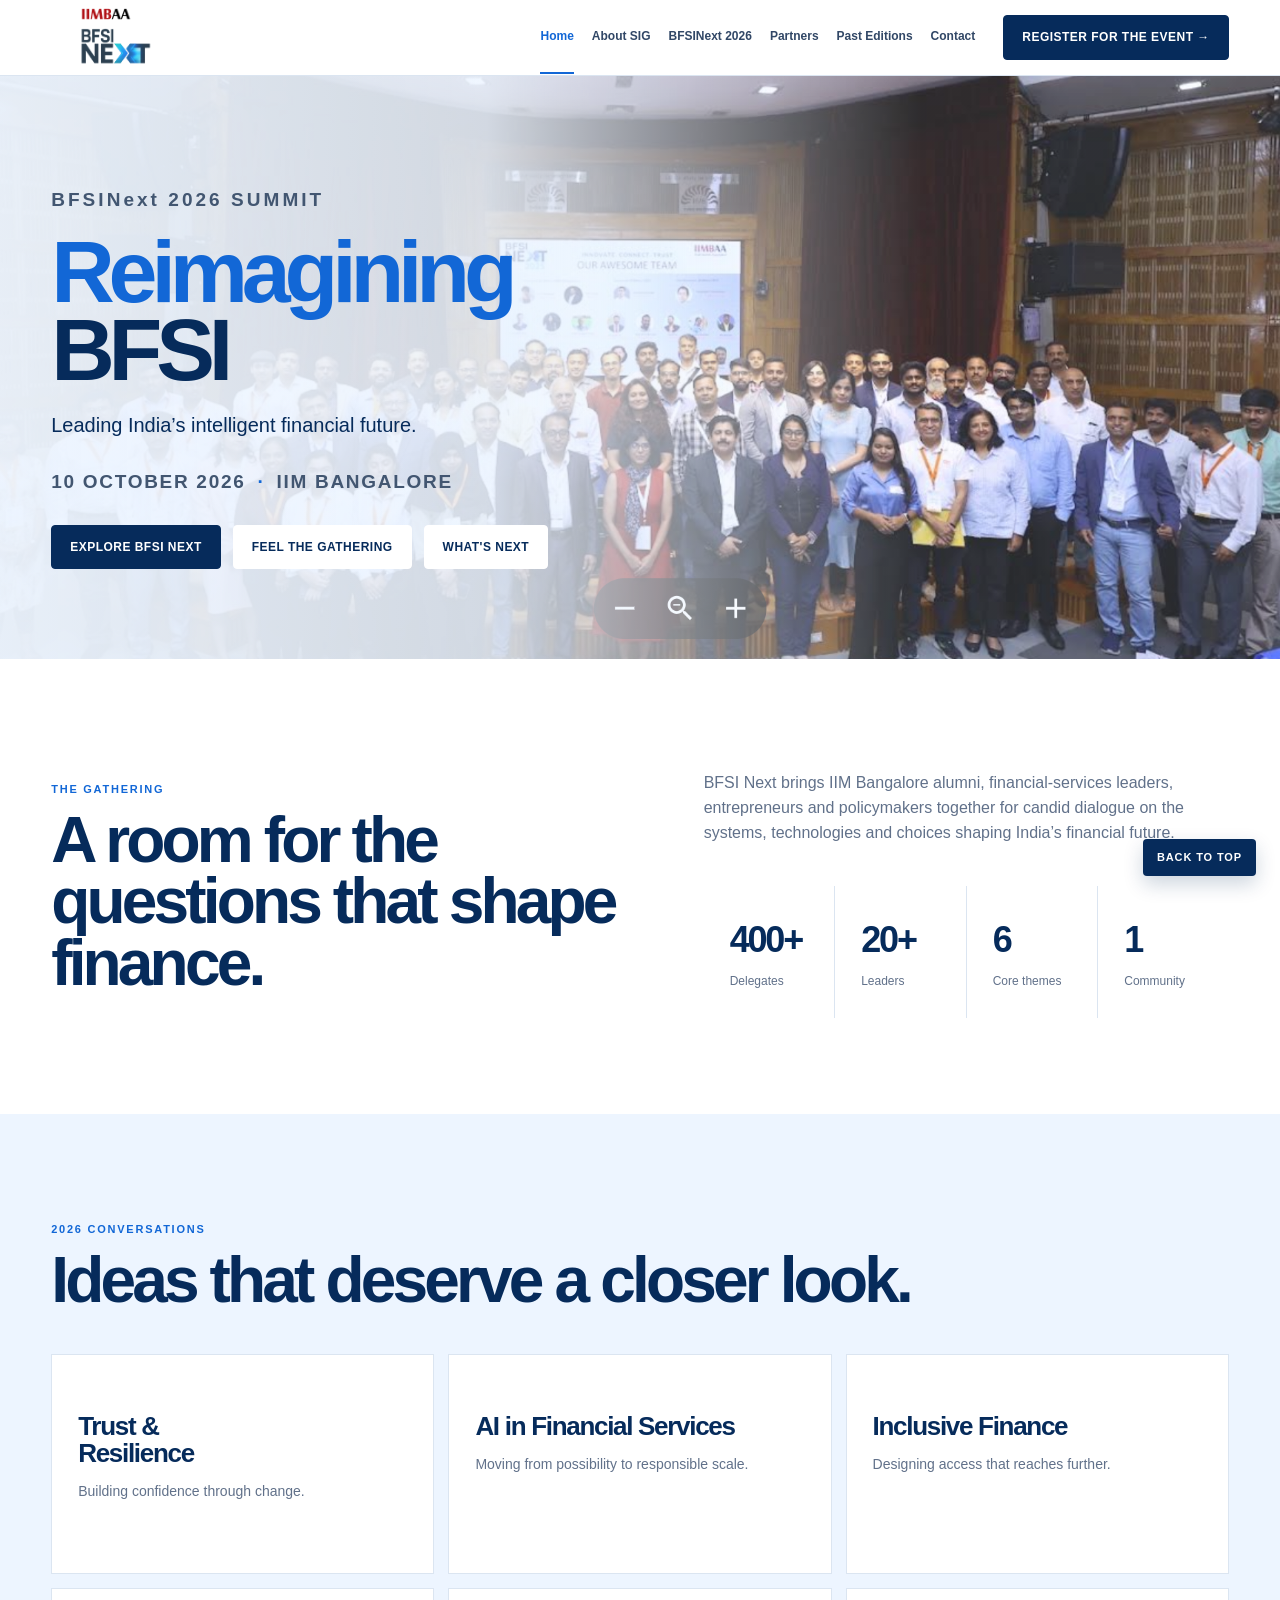
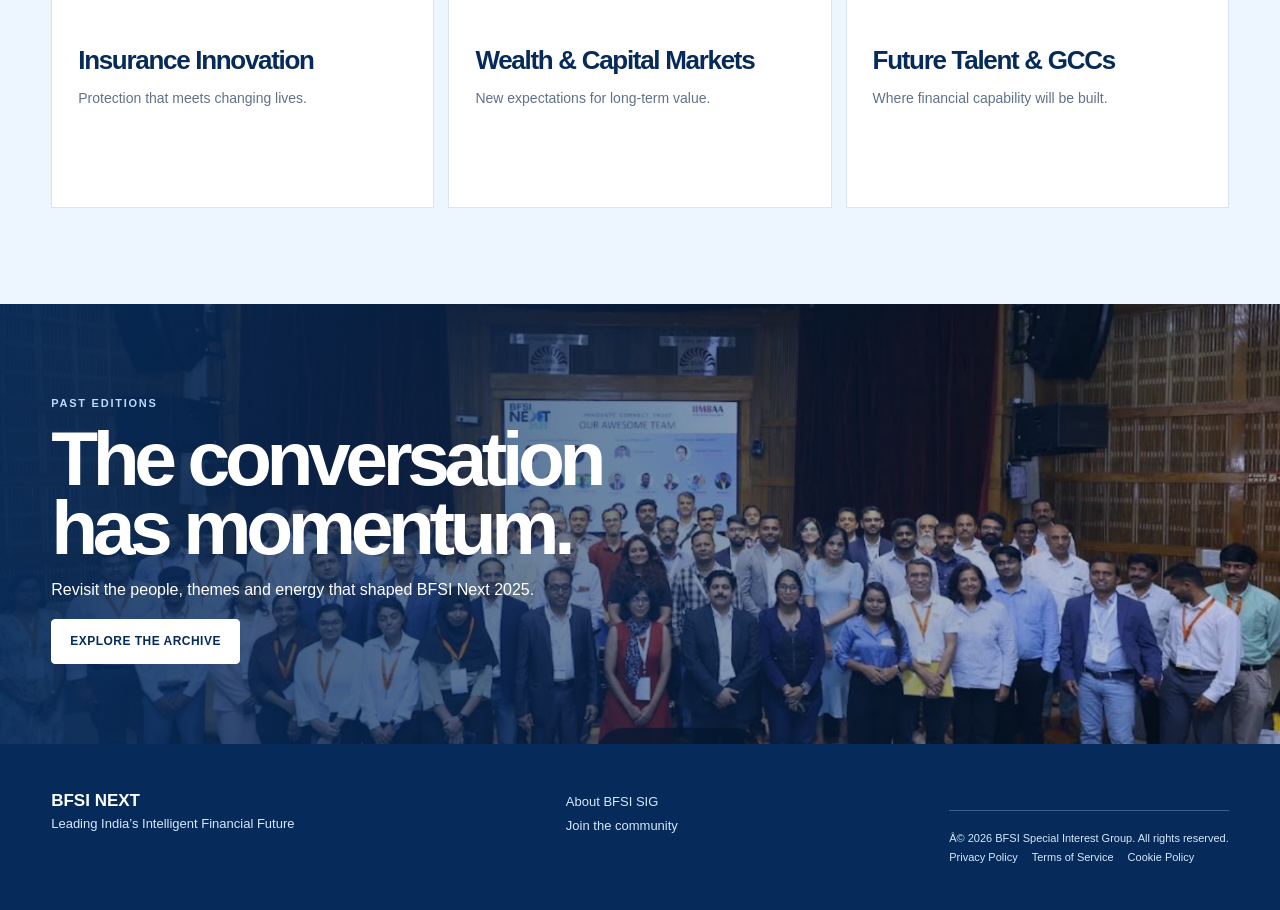
<file: index.html>
<!doctype html>
<html lang="en">

<head>
  <meta charset="utf-8">
  <meta name="viewport" content="width=device-width,initial-scale=1">
  <meta name="description" content="BFSI Next 2026 — Leading India's Intelligent Financial Future.">
  <title>BFSI Next 2026</title>
  <link rel="stylesheet" href="styles.css">
</head>

<body><a class="skip" href="#main">Skip to content</a>
  <header class="site-header"><a class="logo" href="index.html">BFSI <b>NEXT</b><small>IIMBAA · BFSI
        SIG</small></a><button class="menu-toggle" aria-label="Open menu" aria-expanded="false">☰</button>
    <nav class="nav"><a aria-current="page" href="index.html">Home</a><a href="about-sig.html">About SIG</a><a
        href="bfsinext-2026.html">BFSINext 2026</a><a href="agenda.html">Agenda</a><a
        href="speakers.html">Speakers</a><a href="partners.html">Partners</a><a href="past-editions.html">Past
        Editions</a><a href="join-sig.html">Join SIG</a></nav> <a class="button" href="https://iimbaa.com/events/22305" target="_blank"></a>
  </header>
  <main id="main">
   <section class="main-index-hero">

        <div class="hero__inner">
        <div class="hero__copy">
          <p class="eyebrow">BFSINext 2026 SUMMIT</p>
          <h1><em>Reimagining</em><br>BFSI</h1>
          <p class="lead">Leading India’s intelligent financial future.</p>
          <p class="event-line">10 OCTOBER 2026 <span>·</span> IIM BANGALORE</p>
            <div class="actions"><a class="button" href="bfsinext-2026.html">Explore BFSI Next</a><a
              class="button button--light" href="#the-gathering">FEEL THE GATHERING</a><a class="button button--light"
              href="#2026-conversations">WHAT'S NEXT</a>
            </div>
        </div>
      </div>
    </section>
    <section class="section" id="the-gathering">
      <div class="wrap split">
        <div>
          <p class="eyebrow">THE GATHERING</p>
          <h2 class="section-title">A room for the questions that shape finance.</h2>
        </div>
        <div>
          <p class="muted">BFSI Next brings IIM Bangalore alumni, financial-services leaders, entrepreneurs and
            policymakers together for candid dialogue on the systems, technologies and choices shaping India’s financial
            future.</p>
          <div class="stats">
            <div class="stat"><b>400+</b><span>Delegates</span></div>
            <div class="stat"><b>20+</b><span>Leaders</span></div>
            <div class="stat"><b>6</b><span>Core themes</span></div>
            <div class="stat"><b>1</b><span>Community</span></div>
          </div>
        </div>
      </div>
    </section>
    <section class="section section--pale" id="2026-conversations">
      <div class="wrap">
        <p class="eyebrow">2026 CONVERSATIONS</p>
        <h2 class="section-title">Ideas that deserve a closer look.</h2>
        <div class="cards"><a class="card" href="agenda.html">
            <h3>Trust &amp;<br>Resilience</h3>
            <p>Building confidence through change.</p>
          </a><a class="card" href="agenda.html">
            <h3>AI in Financial Services</h3>
            <p>Moving from possibility to responsible scale.</p>
          </a><a class="card" href="agenda.html">
            <h3>Inclusive Finance</h3>
            <p>Designing access that reaches further.</p>
          </a><a class="card" href="agenda.html">
            <h3>Insurance Innovation</h3>
            <p>Protection that meets changing lives.</p>
          </a><a class="card" href="agenda.html">
            <h3>Wealth &amp; Capital Markets</h3>
            <p>New expectations for long-term value.</p>
          </a><a class="card" href="agenda.html">
            <h3>Future Talent &amp; GCCs</h3>
            <p>Where financial capability will be built.</p>
          </a></div>
      </div>
    </section>
    <section class="archive-banner">
      <div class="wrap">
        <p class="eyebrow" style="color:#b9dcff">PAST EDITIONS</p>
        <h2>The conversation<br>has momentum.</h2>
        <p>Revisit the people, themes and energy that shaped BFSI Next 2025.</p><a class="button button--light"
          href="past-editions.html">Explore the archive</a>
      </div>
    </section>
  </main>
  <footer class="site-footer">
    <div><b>BFSI NEXT</b><br>Leading India’s Intelligent Financial Future</div>
    <div><a href="about-sig.html">About BFSI SIG</a><a href="join-sig.html">Join the community</a></div>
    <div>10 October 2026<br>IIM Bangalore</div>
  </footer>
  <script src="app.js"></script>
</body>

</html>
</file>
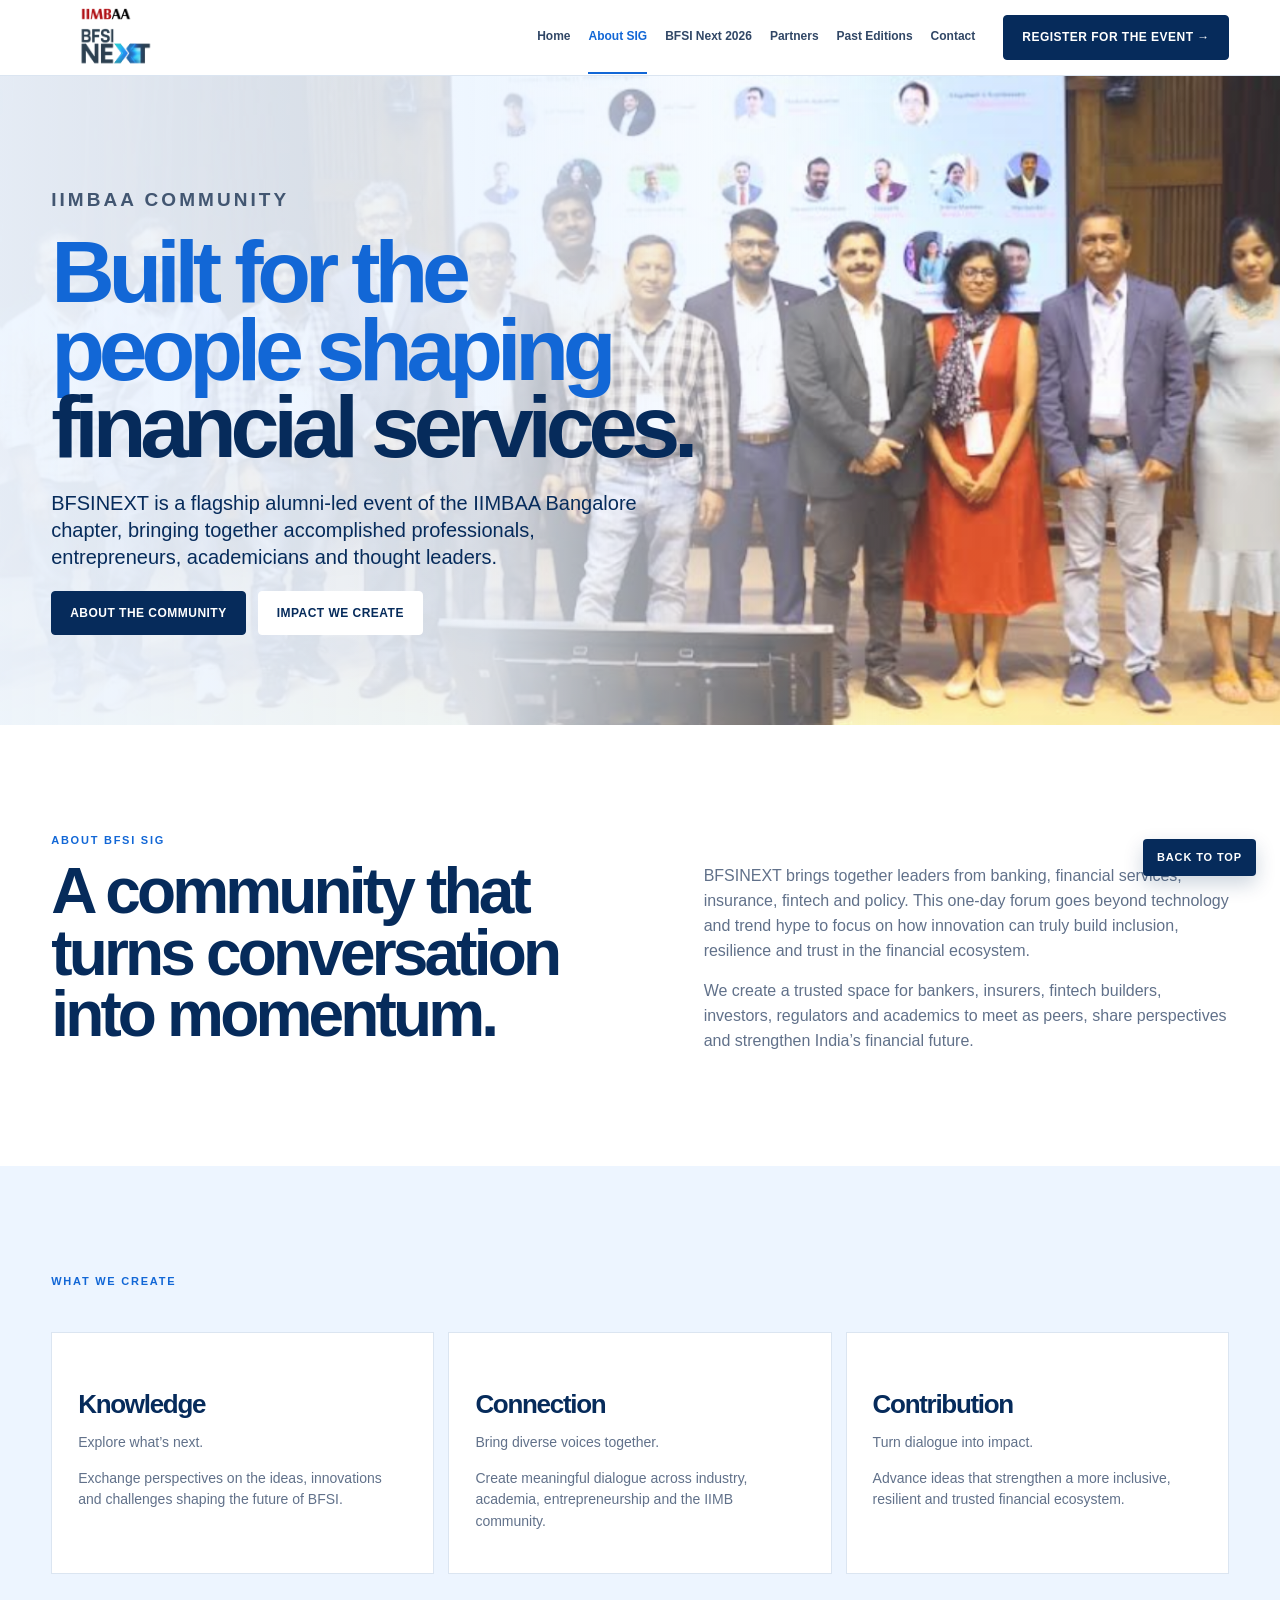
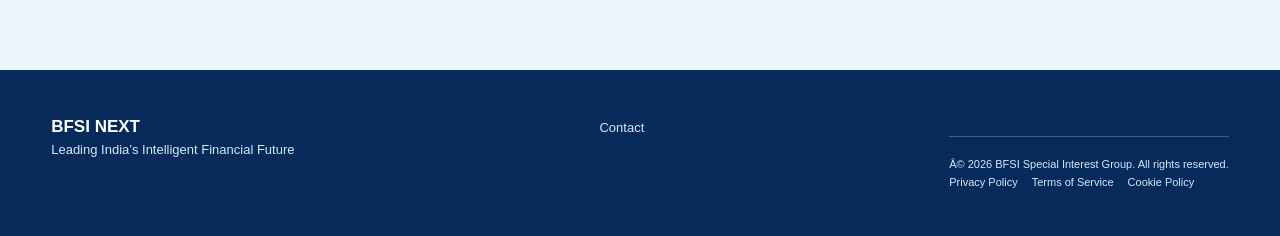
<file: about-sig.html>
<!doctype html>
<html lang="en">

<head>
    <meta charset="utf-8">
    <meta name="viewport" content="width=device-width,initial-scale=1">
    <title>About BFSI SIG | BFSI Next</title>
    <link rel="stylesheet" href="styles.css">
</head>

<body>
    <header class="site-header"><a class="logo" href="index.html">BFSI <b>NEXT</b><small>IIMBAA · BFSI
                SIG</small></a><button class="menu-toggle" aria-label="Open menu" aria-expanded="false">☰</button>
        <nav class="nav"><a href="index.html">Home</a><a aria-current="page" href="about-sig.html">About SIG</a><a
                href="bfsinext-2026.html">BFSI Next 2026</a><a href="bfsinext-2026.html#agenda">Agenda</a><a
                href="bfsinext-2026.html#speakers">Speakers</a><a href="partners.html">Partners</a><a
                href="past-editions.html">Past Editions</a><a href="join-sig.html">Contact</a></nav> <a class="button" href="https://iimbaa.com/events/22305" target="_blank"></a>
    </header>
    <main id="main">
        <section class="main-aboutsig-hero">
        <div class="hero__inner">
        <div class="hero__copy">
                <p class="eyebrow">IIMBAA COMMUNITY</p>
                <h1><em>Built for the people shaping <br/></em> financial services.</h1>
                <p class="lead">BFSINEXT is a flagship alumni-led event of the IIMBAA Bangalore chapter, bringing together
                    accomplished professionals, entrepreneurs, academicians and thought leaders.</p>
                <div class="actions"><a class="button" href="#about-bfsi-sig">ABOUT THE COMMUNITY</a><a class="button button--light" href="#what-we-create">IMPACT WE CREATE</a></div>
            </div>
        </div>
        </section>
            <section class="section" id="about-bfsi-sig">
            <div class="wrap split">
                <div>
                    <p class="eyebrow">ABOUT BFSI SIG</p>
                    <h2 class="section-title">A community that turns conversation into momentum.</h2>
                </div>
                <div class="prose muted">
                    <p>BFSINEXT brings together leaders from banking, financial services, insurance, fintech and policy.
                        This one-day forum goes beyond technology and trend hype to focus on how innovation can truly
                        build inclusion, resilience and trust in the financial ecosystem.</p>
                    <p>We create a trusted space for bankers, insurers, fintech builders, investors, regulators and
                        academics to meet as peers, share perspectives and strengthen India’s financial future.</p>
                </div>
            </div>
        </section>
        <section class="section section--pale" id="what-we-create">
            <div class="wrap">
                <p class="eyebrow">WHAT WE CREATE</p>
                <div class="cards">
                    <article class="card">
                        <h3>Knowledge</h3>
                        <p>Explore what’s next.</p>
                        <p>Exchange perspectives on the ideas, innovations and challenges shaping the future of BFSI.</p>
                    </article>
                    <article class="card">
                        <h3>Connection</h3>
                        <p>Bring diverse voices together.</p>
                        <p>Create meaningful dialogue across industry, academia, entrepreneurship and the IIMB community.</p>
                    </article>
                    <article class="card">
                        <h3>Contribution</h3>
                        <p>Turn dialogue into impact.</p>
                        <p>Advance ideas that strengthen a more inclusive, resilient and trusted financial ecosystem.</p>
                    </article>
                </div>
            </div>
        </section>
    </main>
    <footer class="site-footer">
        <div><b>BFSI NEXT</b><br>Leading India’s Intelligent Financial Future</div>
        <div><a href="join-sig.html">Contact</a></div>
        <div>10 October 2026<br>IIM Bangalore</div>
    </footer>
    <script src="app.js"></script>
</body>

</html>
</file>
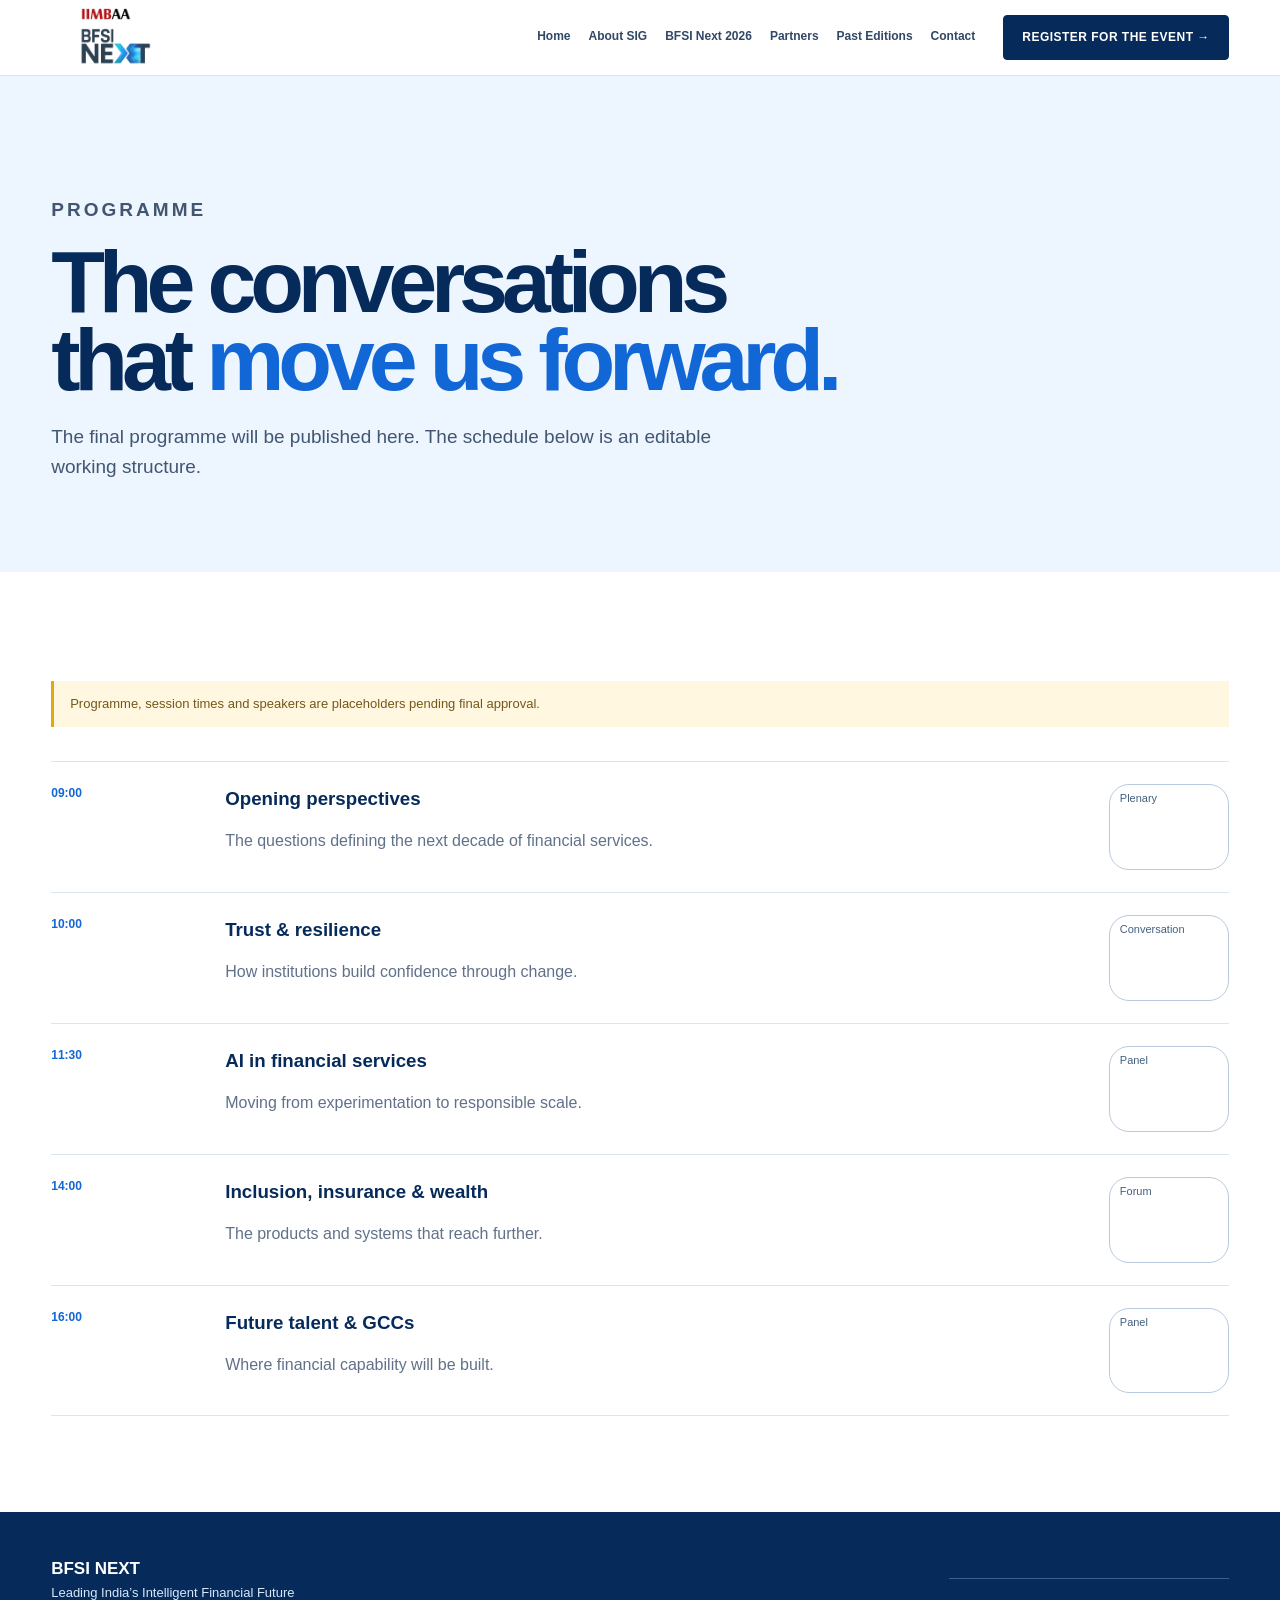
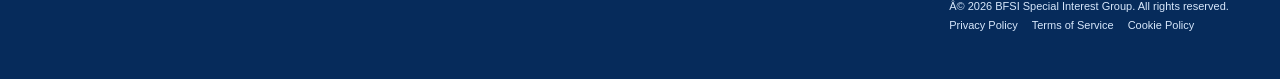
<file: agenda.html>
<!doctype html><html lang="en"><head><meta charset="utf-8"><meta name="viewport" content="width=device-width,initial-scale=1"><title>Agenda | BFSI Next</title><link rel="stylesheet" href="styles.css"></head><body><header class="site-header"><a class="logo" href="index.html">BFSI <b>NEXT</b><small>IIMBAA · BFSI SIG</small></a><button class="menu-toggle" aria-label="Open menu" aria-expanded="false">☰</button><nav class="nav"><a href="index.html">Home</a><a href="about-sig.html">About SIG</a><a href="bfsinext-2026.html">BFSI Next 2026</a><a aria-current="page" href="agenda.html">Agenda</a><a href="speakers.html">Speakers</a><a href="partners.html">Partners</a><a href="past-editions.html">Past Editions</a><a href="join-sig.html">Join SIG</a></nav><a class="button" href="join-sig.html#register">Register interest</a></header><main><section class="page-hero"><div class="wrap"><p class="eyebrow">PROGRAMME</p><h1>The conversations that <em>move us forward.</em></h1><p>The final programme will be published here. The schedule below is an editable working structure.</p></div></section><section class="section"><div class="wrap"><p class="notice">Programme, session times and speakers are placeholders pending final approval.</p><div class="timeline"><article class="session"><time>09:00</time><div><h3>Opening perspectives</h3><p class="muted">The questions defining the next decade of financial services.</p></div><span class="pill">Plenary</span></article><article class="session"><time>10:00</time><div><h3>Trust &amp; resilience</h3><p class="muted">How institutions build confidence through change.</p></div><span class="pill">Conversation</span></article><article class="session"><time>11:30</time><div><h3>AI in financial services</h3><p class="muted">Moving from experimentation to responsible scale.</p></div><span class="pill">Panel</span></article><article class="session"><time>14:00</time><div><h3>Inclusion, insurance &amp; wealth</h3><p class="muted">The products and systems that reach further.</p></div><span class="pill">Forum</span></article><article class="session"><time>16:00</time><div><h3>Future talent &amp; GCCs</h3><p class="muted">Where financial capability will be built.</p></div><span class="pill">Panel</span></article></div></div></section></main><footer class="site-footer"><div><b>BFSI NEXT</b><br>Leading India’s Intelligent Financial Future</div><div>10 October 2026<br>IIM Bangalore</div></footer><script src="app.js"></script></body></html>
</file>
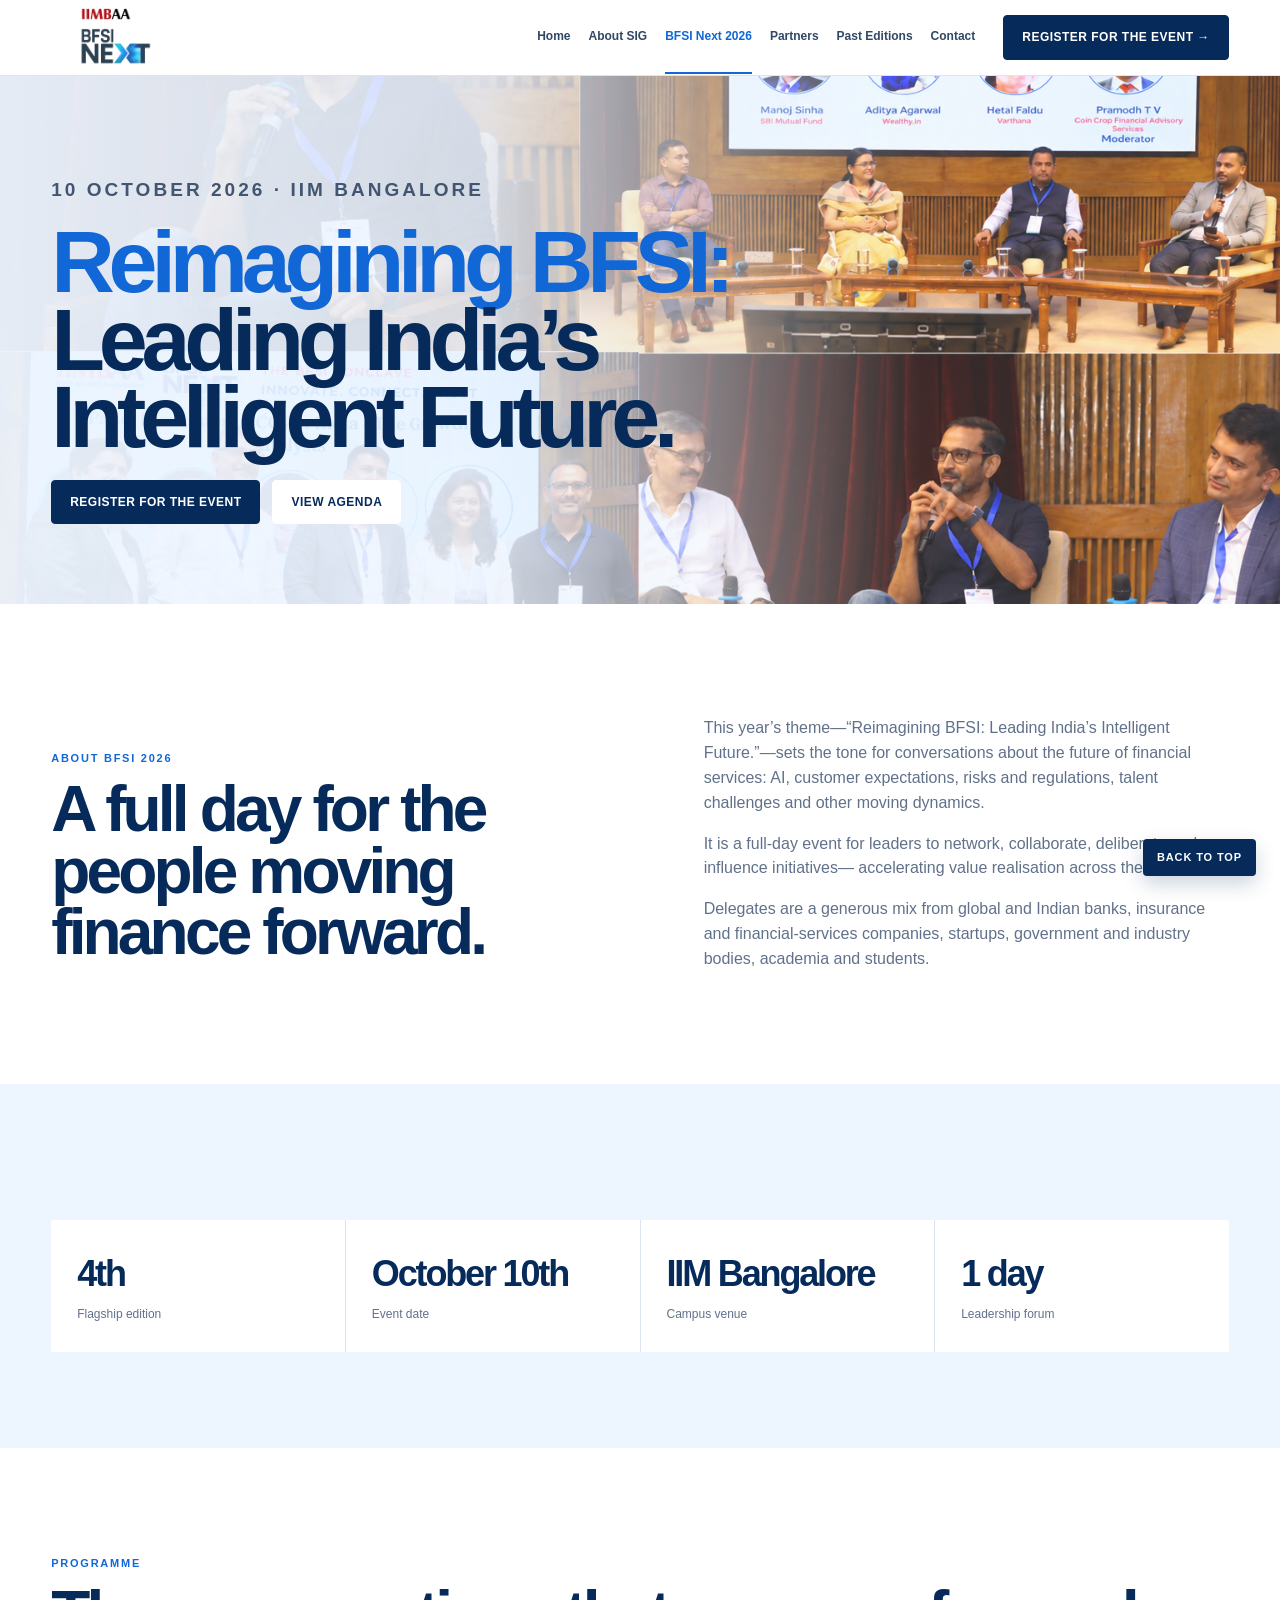
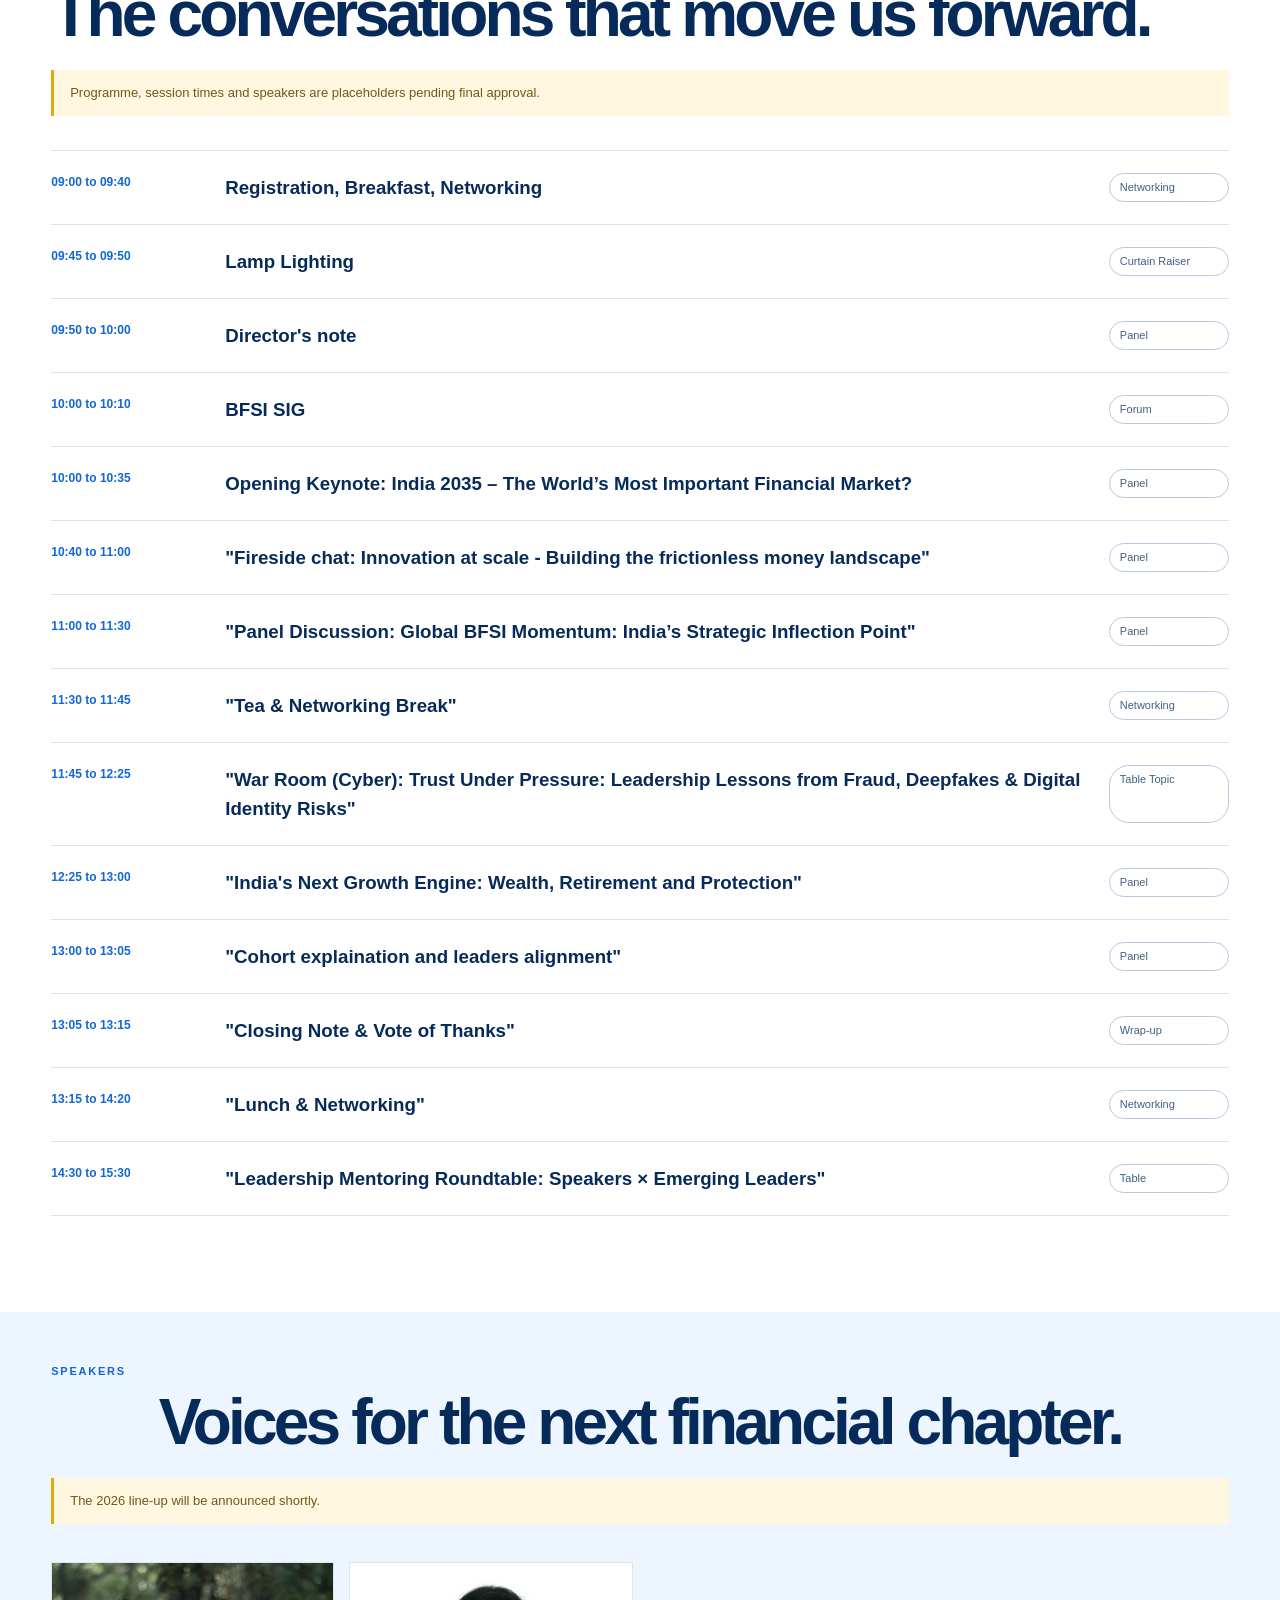
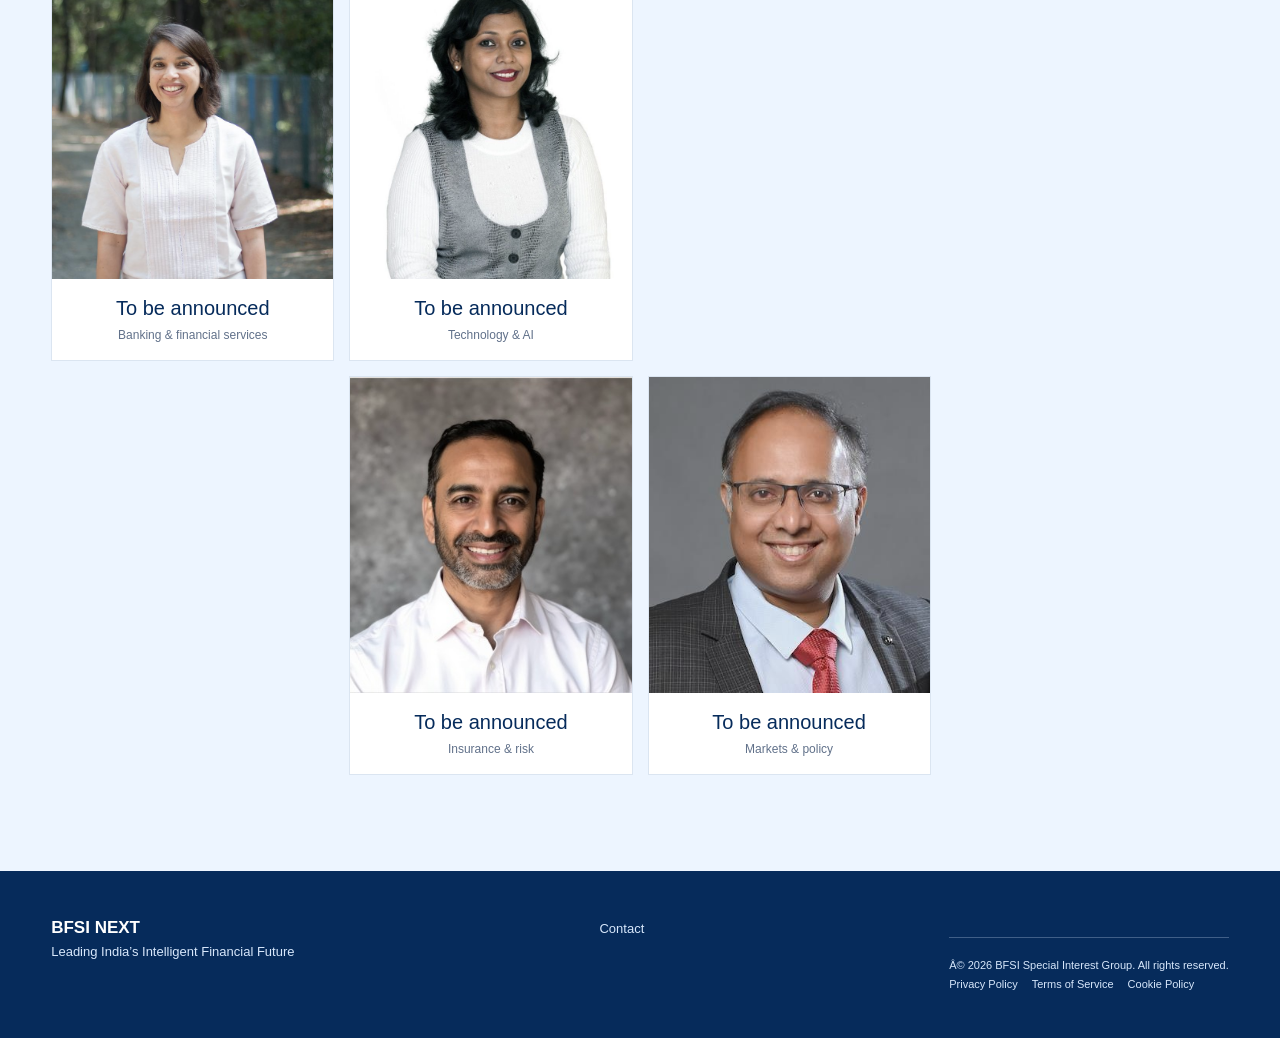
<file: bfsinext-2026.html>
<!doctype html>
<html lang="en">
<head>
    <meta charset="utf-8">
    <meta name="viewport" content="width=device-width, initial-scale=1">

    <title>BFSI Next 2026</title>

    <link rel="stylesheet" href="styles.css">
</head>

<body class="bfsinext-page">

    <header class="site-header">

        <a class="logo" href="index.html">
            BFSI <b>NEXT</b>
            <small>IIMBAA · BFSI SIG</small>
        </a>

        <button
            class="menu-toggle"
            aria-label="Open menu"
            aria-expanded="false"
        >
            ☰
        </button>

        <nav class="nav">
            <a href="index.html">Home</a>
            <a href="about-sig.html">About SIG</a>
            <a aria-current="page" href="bfsinext-2026.html">BFSI Next 2026</a>
            <a href="#agenda">Agenda</a>
            <a href="#speakers">Speakers</a>
            <a href="partners.html">Partners</a>
            <a href="past-editions.html">Past Editions</a>
            <a href="join-sig.html">Contact</a>
        </nav>

        <a class="button" href="https://iimbaa.com/events/22305" target="_blank">
            Join Community
        </a>

    </header>


    <main>

        <!-- HERO -->
        <section class="main-2026-hero">
            <div class="wrap">

                <p class="eyebrow">
                    10 OCTOBER 2026 · IIM BANGALORE
                </p>

                <h1>
                    <em>Reimagining BFSI: </em>
                    Leading India’s Intelligent Future.
                </h1>
                <p></p>
                <div class="actions">

                     <a class="button" href="https://iimbaa.com/events/22305" target="_blank">
                        Register for the event
                    </a>

                    <a
                        class="button button--light"
                        href="#agenda"
                    >
                        View agenda
                    </a>

                </div>

            </div>
        </section>


        <!-- ABOUT BFSI 2026 -->
        <section class="section">
            <div class="wrap split">

                <div>
                    <p class="eyebrow">
                        ABOUT BFSI 2026
                    </p>

                    <h2 class="section-title">
                        A full day for the people moving finance forward.
                    </h2>
                </div>

                <div class="prose muted">

                    <p>
                        This year’s theme—“Reimagining BFSI: Leading India’s
                        Intelligent Future.”—sets the tone for conversations
                        about the future of financial services: AI, customer
                        expectations, risks and regulations, talent challenges
                        and other moving dynamics.
                    </p>

                    <p>
                        It is a full-day event for leaders to network,
                        collaborate, deliberate and influence initiatives—
                        accelerating value realisation across the ecosystem.
                    </p>

                    <p>
                        Delegates are a generous mix from global and Indian
                        banks, insurance and financial-services companies,
                        startups, government and industry bodies, academia
                        and students.
                    </p>

                </div>

            </div>
        </section>


        <!-- EVENT STATS -->
        <section class="section section--pale">
            <div class="wrap">

                <div class="stats">

                    <div class="stat">
                        <b>4th</b>
                        <span>Flagship edition</span>
                    </div>

                    <div class="stat">
                        <b>October 10th</b>
                        <span>Event date</span>
                    </div>

                    <div class="stat">
                        <b>IIM Bangalore</b>
                        <span>Campus venue</span>
                    </div>

                    <div class="stat">
                        <b>1 day</b>
                        <span>Leadership forum</span>
                    </div>

                </div>

            </div>
        </section>


        <!-- AGENDA -->
        <section class="section" id="agenda">
            <div class="wrap">

                <p class="eyebrow">
                    PROGRAMME
                </p>

                <h2 class="section-title">
                    The conversations that move us forward.
                </h2>

                <p class="notice">
                    Programme, session times and speakers are placeholders
                    pending final approval.
                </p>


                <div class="timeline">

                    <article class="session">

                        <time>09:00 to 09:40 </time>

                        <div>
                            <h3>
                                Registration, Breakfast, Networking
                            </h3>
                        </div>

                        <span class="pill">
                            Networking
                        </span>

                    </article>


                    <article class="session">

                        <time>09:45 to 09:50</time>

                        <div>
                            <h3>
                                Lamp Lighting
                            </h3>
                        </div>

                        <span class="pill">
                            Curtain Raiser
                        </span>

                    </article>


                    <article class="session">

                        <time>09:50 to 10:00</time>

                        <div>
                            <h3>
                                Director's note
                            </h3>

                        </div>

                        <span class="pill">
                            Panel
                        </span>

                    </article>


                    <article class="session">

                        <time>10:00 to 10:10</time>

                        <div>
                            <h3>
                                BFSI SIG
                            </h3>

                        </div>

                        <span class="pill">
                            Forum
                        </span>

                    </article>


                    <article class="session">

                        <time>10:00 to 10:35</time>

                        <div>
                            <h3>
                                Opening Keynote: India 2035 – The World’s Most Important Financial Market?
                            </h3>

                        </div>

                        <span class="pill">
                            Panel
                        </span>

                    </article>
                     <article class="session">

                        <time>10:40 to 11:00</time>

                        <div>
                            <h3>
                                "Fireside chat: Innovation at scale - Building the frictionless money landscape"
                            </h3>

                        </div>

                        <span class="pill">
                            Panel
                        </span>

                    </article>
                     <article class="session">

                        <time>11:00 to 11:30</time>

                        <div>
                            <h3>
                                "Panel Discussion: Global BFSI Momentum: India’s Strategic Inflection Point"
                            </h3>

                        </div>

                        <span class="pill">
                            Panel
                        </span>

                    </article>
                    <article class="session">

                        <time>11:30 to 11:45</time>

                        <div>
                            <h3>
                                "Tea & Networking Break"
                            </h3>

                        </div>

                        <span class="pill">
                            Networking
                        </span>

                    </article>
                       <article class="session">

                        <time>11:45 to 12:25</time>

                        <div>
                            <h3>
                                "War Room (Cyber): Trust Under Pressure: Leadership Lessons from Fraud, Deepfakes & Digital Identity Risks"
                            </h3>

                        </div>

                        <span class="pill">
                            Table Topic
                        </span>

                    </article>
                     <article class="session">

                        <time>12:25 to 13:00</time>

                        <div>
                            <h3>
                                "India's Next Growth Engine: Wealth, Retirement and Protection"
                            </h3>

                        </div>

                        <span class="pill">
                            Panel
                        </span>

                    </article>
                     <article class="session">

                        <time>13:00 to 13:05</time>

                        <div>
                            <h3>
                                "Cohort explaination and leaders alignment"
                            </h3>

                        </div>

                        <span class="pill">
                            Panel
                        </span>

                    </article>
                     <article class="session">

                        <time>13:05 to 13:15</time>

                        <div>
                            <h3>
                                "Closing Note & Vote of Thanks"
                            </h3>

                        </div>

                        <span class="pill">
                            Wrap-up
                        </span>

                    </article>
                      <article class="session">

                        <time>13:15 to 14:20</time>

                        <div>
                            <h3>
                                "Lunch & Networking"
                            </h3>

                        </div>

                        <span class="pill">
                            Networking
                        </span>

                    </article>
                     <article class="session">

                        <time>14:30 to 15:30</time>

                        <div>
                            <h3>
                                "Leadership Mentoring Roundtable: Speakers × Emerging Leaders"
                            </h3>

                        </div>

                        <span class="pill">
                            Table
                        </span>

                    </article>

                </div>

            </div>
        </section>


        <!-- SPEAKERS -->
        <section
            class="section section--pale"
            id="speakers"
        >
            <div class="wrap">

                <p class="eyebrow">
                    SPEAKERS
                </p>

                <h2 class="section-title">
                    Voices for the next financial chapter.
                </h2>

                <p class="notice">
                    The 2026 line-up will be announced shortly.
                </p>


                <div class="speaker-grid">

                    <article class="speaker">

                        <img
                            loading="lazy"
                            src="assets/images/speakers/speaker-01.jpg"
                            alt="Speaker announcement placeholder"
                        >

                        <div>
                            <b>To be announced</b>
                            <small>
                                Banking &amp; financial services
                            </small>
                        </div>

                    </article>


                    <article class="speaker">

                        <img
                            loading="lazy"
                            src="assets/images/speakers/speaker-02.jpg"
                            alt="Speaker announcement placeholder"
                        >

                        <div>
                            <b>To be announced</b>
                            <small>
                                Technology &amp; AI
                            </small>
                        </div>

                    </article>


                    <article class="speaker">

                        <img
                            loading="lazy"
                            src="assets/images/speakers/speaker-03.jpg"
                            alt="Speaker announcement placeholder"
                        >

                        <div>
                            <b>To be announced</b>
                            <small>
                                Insurance &amp; risk
                            </small>
                        </div>

                    </article>


                    <article class="speaker">

                        <img
                            loading="lazy"
                            src="assets/images/speakers/speaker-04.jpg"
                            alt="Speaker announcement placeholder"
                        >

                        <div>
                            <b>To be announced</b>
                            <small>
                                Markets &amp; policy
                            </small>
                        </div>

                    </article>

                </div>

            </div>
        </section>

    </main>


    <!-- FOOTER -->
    <footer class="site-footer">

        <div>
            <b>BFSI NEXT</b>
            <br>
            Leading India’s Intelligent Financial Future
        </div>

        <div>
            <a href="join-sig.html">
                Contact
            </a>
        </div>

        <div>
            10 October 2026
            <br>
            IIM Bangalore
        </div>

    </footer>


    <script src="app.js"></script>

</body>
</html>
</file>
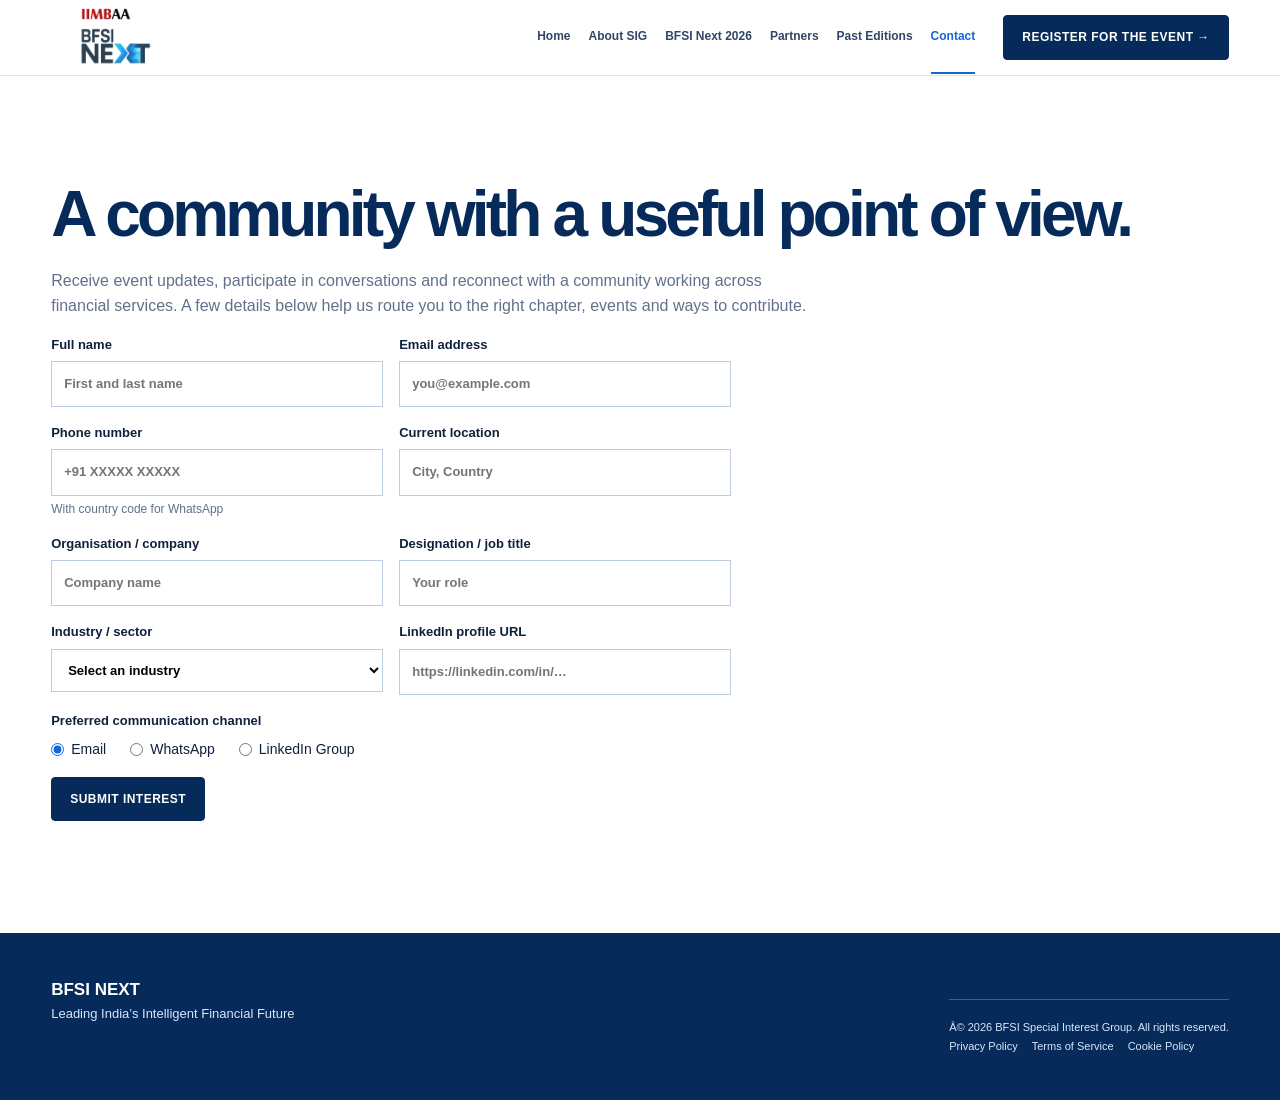
<file: join-sig.html>
<!doctype html><html lang="en"><head><meta charset="utf-8"><meta name="viewport" content="width=device-width,initial-scale=1"><title>Join BFSI SIG | BFSI Next</title><link rel="stylesheet" href="styles.css">
<style>
  /* Small additions only — everything else (.form, .wrap, .section, .button, .muted, .section-title)
     comes straight from styles.css so this page matches the rest of the site. */
  .form label .hint{display:block;font-weight:400;font-size:12px;color:var(--muted);margin-top:4px}
  .form .full .group-label{font-size:13px;font-weight:700;display:block;margin-bottom:8px}
  .choice-group{display:flex;flex-wrap:wrap;gap:10px 24px}
  .choice-group label{display:flex;align-items:center;gap:7px;font-size:14px;font-weight:400}
  .choice-group input{width:auto;margin:0;accent-color:var(--blue)}
  .form-status.success{color:#177245}
  .form-status.error{color:#b3261e}
  .form button[type="submit"][disabled]{opacity:.6;cursor:not-allowed}
</style>
</head><body><header class="site-header"><a class="logo" href="index.html">BFSI <b>NEXT</b><small>IIMBAA · BFSI SIG</small></a><button class="menu-toggle" aria-label="Open menu" aria-expanded="false">☰</button><nav class="nav"><a href="index.html">Home</a><a href="about-sig.html">About SIG</a><a href="bfsinext-2026.html">BFSI Next 2026</a><a href="agenda.html">Agenda</a><a href="speakers.html">Speakers</a><a href="partners.html">Partners</a><a href="past-editions.html">Past Editions</a><a aria-current="page" href="join-sig.html">Join SIG</a></nav> <a class="button" href="https://iimbaa.com/events/22305" target="_blank">Register interest</a></header><main><section class="section"><div class="wrap"><h2 class="section-title">A community with a useful <em></em>point of view.</em></h2><p class="muted prose">Receive event updates, participate in conversations and reconnect with a community working across financial services. A few details below help us route you to the right chapter, events and ways to contribute.</p><div id="register"><form class="form" novalidate>

  <label>Full name
    <input required name="fullName" autocomplete="name" placeholder="First and last name">
  </label>

  <label>Email address
    <input required type="email" name="email" autocomplete="email" placeholder="you@example.com">
  </label>

  <label>Phone number
    <input required type="tel" name="phone" autocomplete="tel" placeholder="+91 XXXXX XXXXX">
    <span class="hint">With country code for WhatsApp</span>
  </label>

  <label>Current location
    <input required name="location" placeholder="City, Country">
  </label>

  <label>Organisation / company
    <input name="organisation" placeholder="Company name">
  </label>

  <label>Designation / job title
    <input name="designation" placeholder="Your role">
  </label>

  <label>Industry / sector
    <select name="industry">
      <option value="">Select an industry</option>
      <option>Banking</option>
      <option>Financial Services</option>
      <option>Insurance</option>
      <option>Technology</option>
      <option>Cyber Security</option>
      <option>Consulting</option>
      <option>Healthcare</option>
      <option>Entrepreneurship</option>
      <option>FMCG</option>
      <option>Other</option>
      
    </select>
  </label>

  <label>LinkedIn profile URL
    <input type="url" name="linkedin" placeholder="https://linkedin.com/in/…">
  </label>



  <div class="full">
    <span class="group-label">Preferred communication channel</span>
    <div class="choice-group" role="radiogroup" aria-label="Preferred communication channel">
      <label><input type="radio" name="channel" value="Email" checked>Email</label>
      <label><input type="radio" name="channel" value="WhatsApp">WhatsApp</label>
      <label><input type="radio" name="channel" value="LinkedIn Group">LinkedIn Group</label>
    </div>
  </div>

  <div class="full">
    <button class="button" type="submit">Submit interest</button>
    <p class="form-status muted" id="form-status" aria-live="polite"></p>
  </div>

</form></div></div></section></main><footer class="site-footer"><div><b>BFSI NEXT</b><br>Leading India’s Intelligent Financial Future</div><div>10 October 2026<br>IIM Bangalore</div></footer><script src="app.js"></script>
<script>
(function () {
  // Paste your Google Apps Script Web App URL here after deployment (see setup steps).
  var GAS_URL = "https://script.google.com/macros/s/AKfycbzyd4bVdDPki971LJM8k3Ge53LBU9anZphJwm94D40cdKXGlgSHDmZe3_joFMZDYjQQzw/exec";

  var form = document.querySelector('#register .form');
  var status = document.getElementById('form-status');
  var submitBtn = form.querySelector('button[type="submit"]');

  function getChecked(name) {
    var nodes = form.querySelectorAll('input[name="' + name + '"]:checked');
    return Array.prototype.map.call(nodes, function (el) { return el.value; });
  }

  form.addEventListener('submit', function (e) {
    e.preventDefault();
    status.textContent = '';
    status.className = 'form-status muted';

    if (!form.checkValidity()) {
      form.reportValidity();
      return;
    }

    var channelEl = form.querySelector('input[name="channel"]:checked');
    var payload = {
      fullName: form.fullName.value.trim(),
      email: form.email.value.trim(),
      phone: form.phone.value.trim(),
      location: form.location.value.trim(),
      organisation: form.organisation.value.trim(),
      designation: form.designation.value.trim(),
      industry: form.industry.value,
      linkedin: form.linkedin.value.trim(),
      contribution: getChecked('contribution').join(', '),
      channel: channelEl ? channelEl.value : ''
    };

    submitBtn.disabled = true;
    submitBtn.textContent = 'Submitting…';

    fetch(GAS_URL, {
      method: 'POST',
      mode: 'cors',
      // text/plain avoids a CORS preflight; the Apps Script side parses JSON from postData.contents.
      headers: { 'Content-Type': 'text/plain;charset=utf-8' },
      body: JSON.stringify(payload)
    })
      .then(function (res) { return res.json(); })
      .then(function (data) {
        if (data && data.result === 'success') {
          status.textContent = "Thanks — you're on the list. We'll be in touch.";
          status.className = 'form-status success';
          form.reset();
        } else {
          throw new Error((data && data.error) || 'Unknown error');
        }
      })
      .catch(function (err) {
        status.textContent = 'Something went wrong submitting the form. Please try again in a moment.';
        status.className = 'form-status error';
        console.error('Join SIG form error:', err);
      })
      .then(function () {
        submitBtn.disabled = false;
        submitBtn.textContent = 'Submit interest';
      });
  });
})();
</script>
</body></html>
</file>
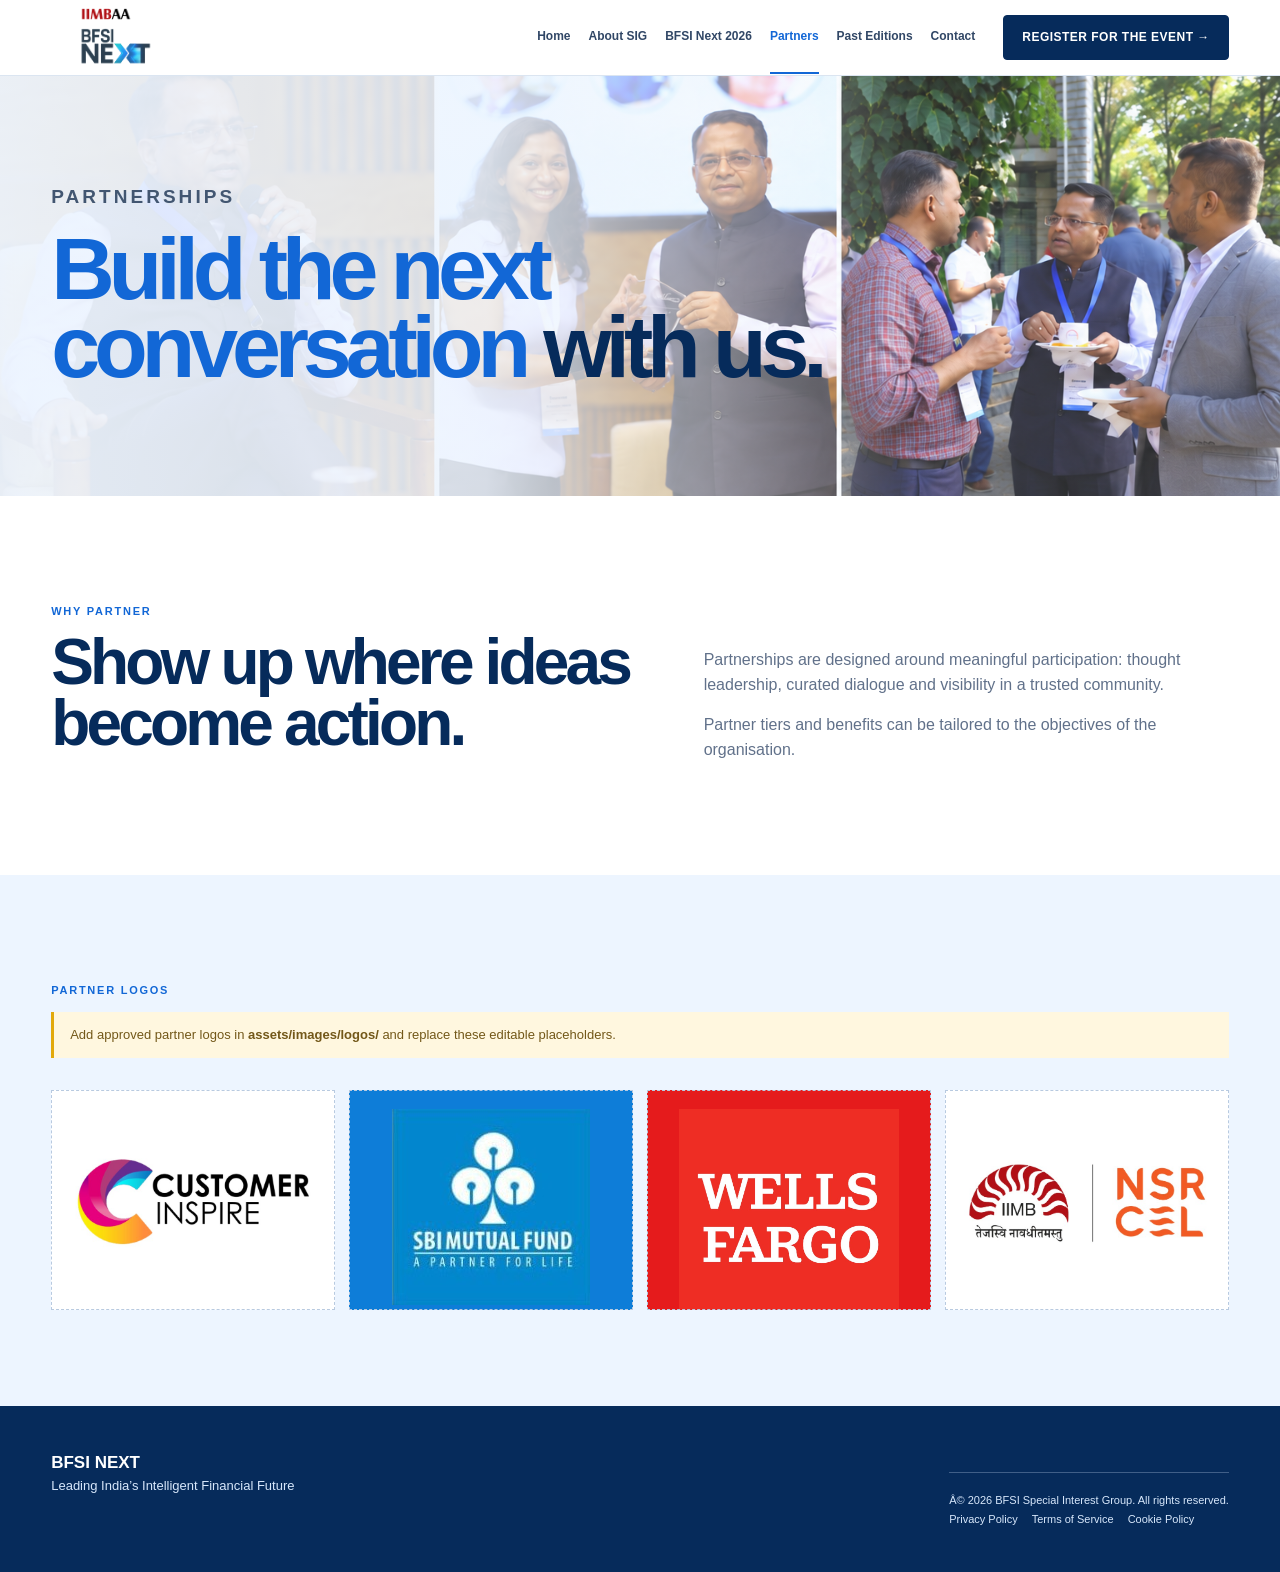
<file: partners.html>
<!doctype html>
<html lang="en">

<head>
    <meta charset="utf-8">
    <meta name="viewport" content="width=device-width, initial-scale=1">

    <title>Partners | BFSI Next</title>

    <link rel="stylesheet" href="styles.css">
</head>

<body>

    <!-- HEADER -->
    <header class="site-header">

        <a class="logo" href="index.html">
            BFSI <b>NEXT</b>
            <small>IIMBAA · BFSI SIG</small>
        </a>

        <button
            class="menu-toggle"
            aria-label="Open menu"
            aria-expanded="false"
        >
            ☰
        </button>

        <nav class="nav">
            <a href="index.html">Home</a>
            <a href="about-sig.html">About SIG</a>
            <a href="bfsinext-2026.html">BFSI Next 2026</a>
            <a href="agenda.html">Agenda</a>
            <a href="speakers.html">Speakers</a>
            <a aria-current="page" href="partners.html">Partners</a>
            <a href="past-editions.html">Past Editions</a>
            <a href="join-sig.html">Join SIG</a>
        </nav>

         <a class="button" href="https://iimbaa.com/events/22305" target="_blank">
        </a>

    </header>


    <main>

        <!-- PARTNERSHIPS HERO -->
        <section class="partners-hero">
            <div class="wrap">

                <p class="eyebrow">
                    PARTNERSHIPS
                </p>

                <h1>
                    <em>Build the next conversation </em>
                    with us.
                </h1>

                <p></p>
            </div>
        </section>


        <!-- WHY PARTNER -->
        <section class="section">
            <div class="wrap split">

                <div>

                    <p class="eyebrow">
                        WHY PARTNER
                    </p>

                    <h2 class="section-title">
                        Show up where ideas become action.
                    </h2>

                </div>

                <div class="muted">

                    <p>
                        Partnerships are designed around meaningful
                        participation: thought leadership, curated dialogue
                        and visibility in a trusted community.
                    </p>

                    <p>
                        Partner tiers and benefits can be tailored to the
                        objectives of the organisation.
                    </p>

                </div>

            </div>
        </section>


        <!-- PARTNER LOGOS -->
        <section class="section section--pale">
            <div class="wrap">

                <p class="eyebrow">
                    PARTNER LOGOS
                </p>

                <p class="notice">
                    Add approved partner logos in
                    <strong>assets/images/logos/</strong>
                    and replace these editable placeholders.
                </p>

                <div class="partners">

                    <div class="partner">
                        <img src="assets/images/logos/Customer_Inspire.jpg" alt="Customer Inspire">
                    </div>

                    <div class="partner">
                        <img src="assets/images/logos/SBI-MF.jpg" alt="SBI MF">
                    </div>

                    <div class="partner">
                        <img src="assets/images/logos/WellsFargo.jpg" alt="Wells Fargo">
                    </div>

                    <div class="partner">
                        <img src="assets/images/logos/IIMB-NSRCEL.jpg" alt="IIMB-NSRCEL">
                    </div>

                </div>

            </div>
        </section>

    </main>


    <!-- FOOTER -->
    <footer class="site-footer">

        <div>
            <b>BFSI NEXT</b>
            <br>
            Leading India’s Intelligent Financial Future
        </div>

        <div>
            10 October 2026
            <br>
            IIM Bangalore
        </div>

    </footer>


    <script src="app.js"></script>

</body>

</html>
</file>
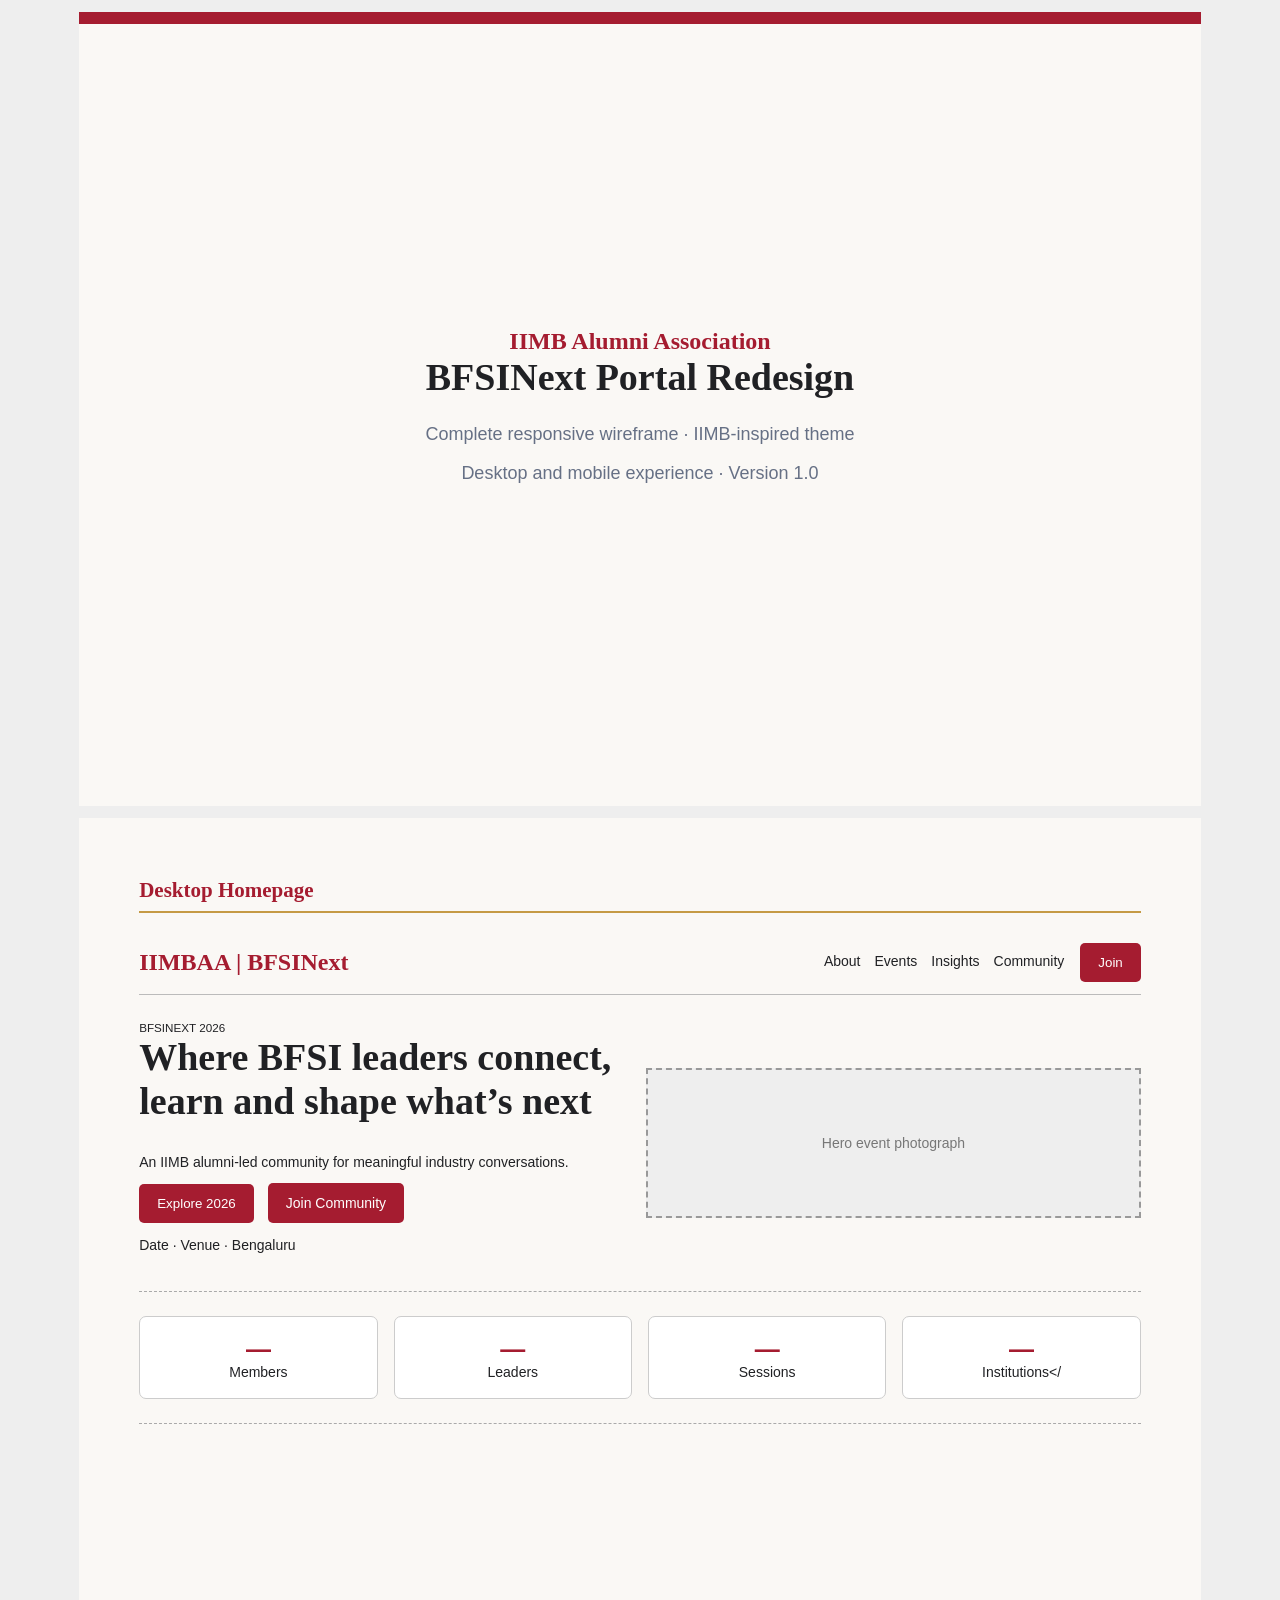
<file: san.html>
<!doctype html>
<html lang="en">
<head>
<meta charset="utf-8">
<meta name="viewport" content="width=device-width,initial-scale=1">
<title>BFSINext Portal Wireframe</title>
<style>
:root{--red:#a51c30;--dark:#202124;--cream:#faf8f5;--gold:#c59a45;--grey:#667085}
*{box-sizing:border-box}body{margin:0;background:#eee;color:var(--dark);font:14px Arial,sans-serif}
.page{width:297mm;min-height:210mm;margin:12px auto;padding:16mm;background:var(--cream);page-break-after:always}
h1,h2,h3{font-family:Georgia,serif;margin-top:0}h1{font-size:38px}h2{color:var(--red);border-bottom:2px solid var(--gold);padding-bottom:8px}
.cover{display:grid;place-content:center;text-align:center;border-top:12px solid var(--red)}
.cover p{color:var(--grey);font-size:18px}.logo{font:bold 24px Georgia;color:var(--red)}
header,.row,.nav,.cards,.metrics{display:flex;gap:16px;align-items:center}
header{justify-content:space-between;border-bottom:1px solid #bbb;padding:12px 0}.nav{margin-left:auto}
button,.btn{background:var(--red);color:white;border:0;padding:12px 18px;border-radius:5px}
section{padding:24px 0;border-bottom:1px dashed #aaa}.hero{min-height:250px}.col{flex:1}
.placeholder{display:grid;place-items:center;min-height:150px;background:#eee;border:2px dashed #999;color:#777}
.metrics>div,.card{flex:1;background:white;border:1px solid #ccc;padding:18px;border-radius:7px}
.metrics{text-align:center}.metrics b{display:block;font-size:25px;color:var(--red)}
.cards{align-items:stretch}.card h3{color:var(--red)}.cta{background:var(--dark);color:white;padding:24px}
.mobile{width:390px;margin:auto;border:8px solid #222;border-radius:24px;padding:16px;background:white}
.mobile .row,.mobile .cards,.mobile .metrics{display:grid;grid-template-columns:1fr}
.mobile .metrics{grid-template-columns:1fr 1fr}.mobile section{padding:18px 0}
.swatches span{display:inline-block;width:120px;padding:20px;color:white}
footer{padding-top:20px;color:var(--grey)}
@media print{body{background:white}.page{margin:0;box-shadow:none}}
@media(max-width:800px){.page{width:100%;min-height:auto}.row,.cards{display:block}.card{margin:10px 0}}
</style>
</head>
<body>

<div class="page cover">
<div>
<div class="logo">IIMB Alumni Association</div>
<h1>BFSINext Portal Redesign</h1>
<p>Complete responsive wireframe · IIMB-inspired theme</p>
<p>Desktop and mobile experience · Version 1.0</p>
</div>
</div>

<div class="page">
<h2>Desktop Homepage</h2>
<header>
<div class="logo">IIMBAA | BFSINext</div>
<nav class="nav">About　Events　Insights　Community <button>Join</button></nav>
</header>

<section class="hero row">
<div class="col">
<small>BFSINEXT 2026</small>
<h1>Where BFSI leaders connect, learn and shape what’s next</h1>
<p>An IIMB alumni-led community for meaningful industry conversations.</p>
<button>Explore 2026</button>　<span class="btn">Join Community</span>
<p>Date · Venue · Bengaluru</p>
</div>
<div class="col placeholder">Hero event photograph</div>
</section>

<section class="metrics">
<div><b>—</b>Members</div><div><b>—</b>Leaders</div>
<div><b>—</b>Sessions</div><div><b>—</b>Institutions</
</file>
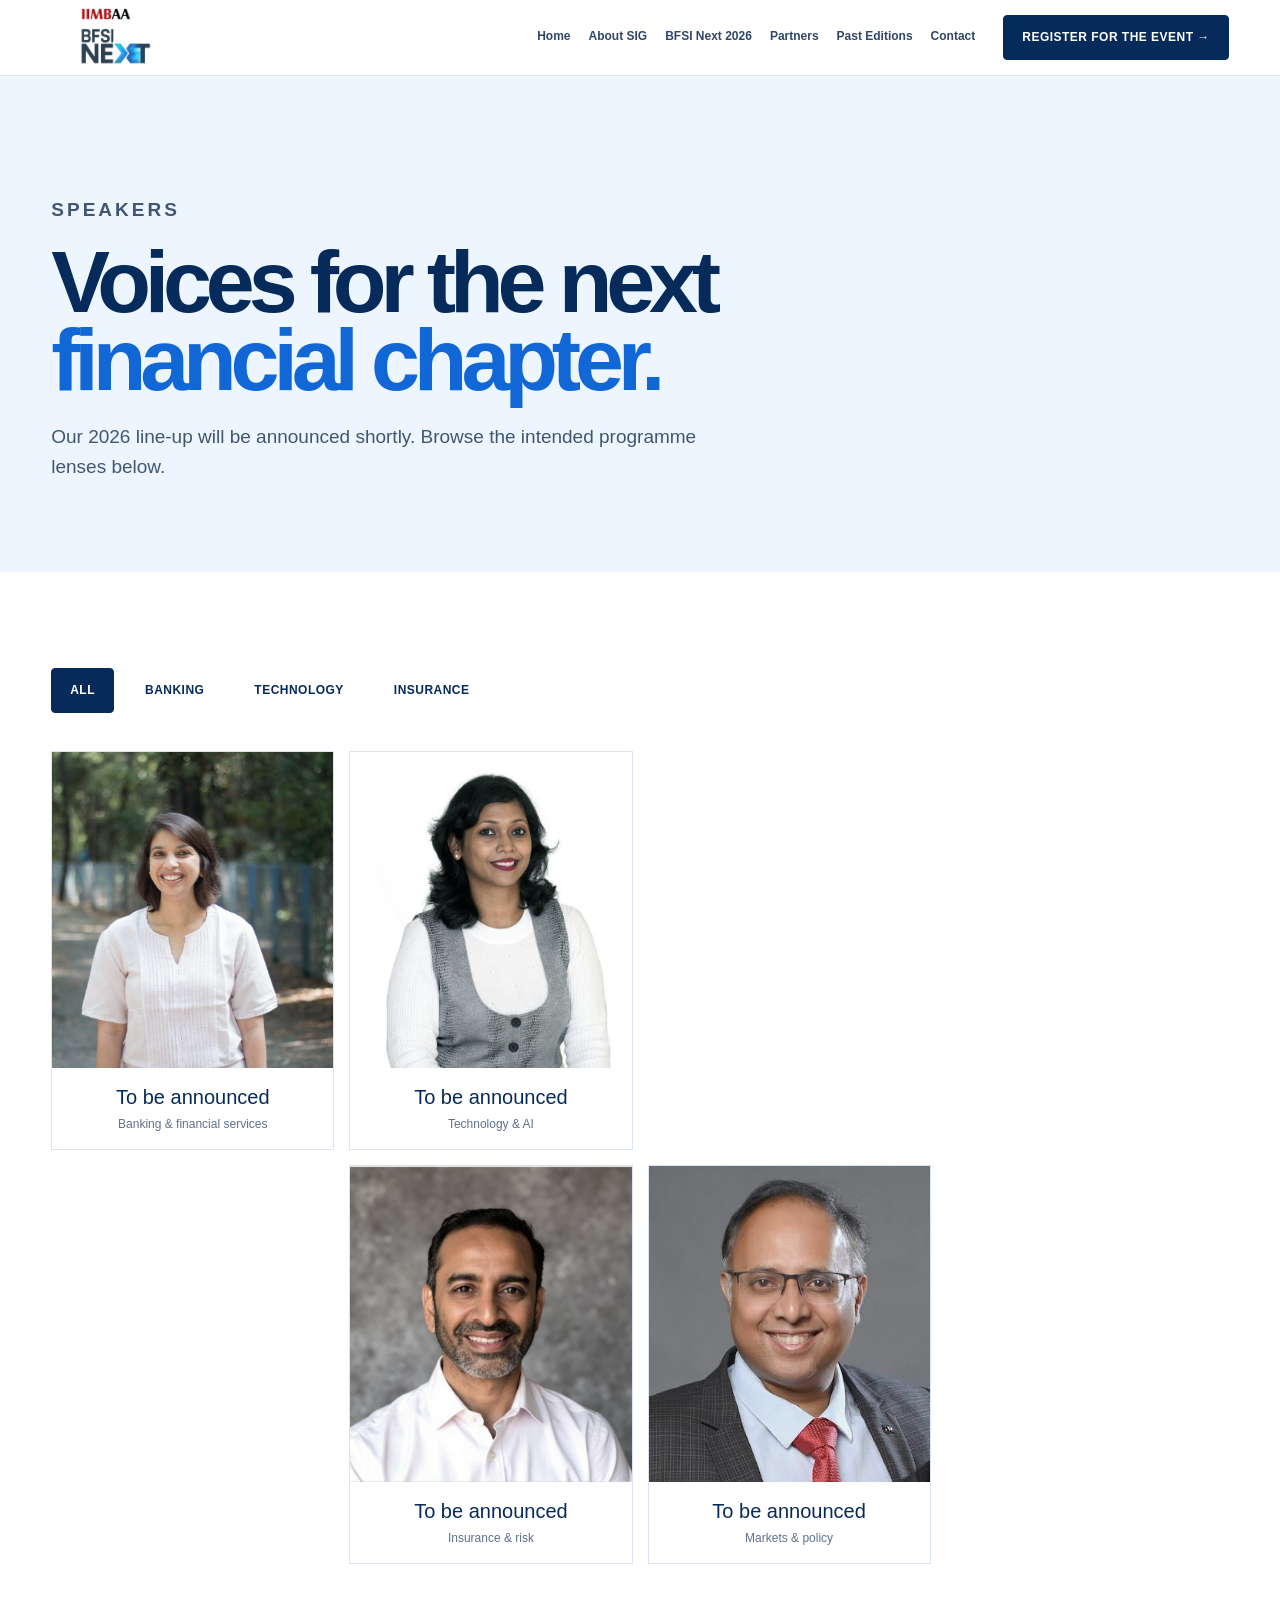
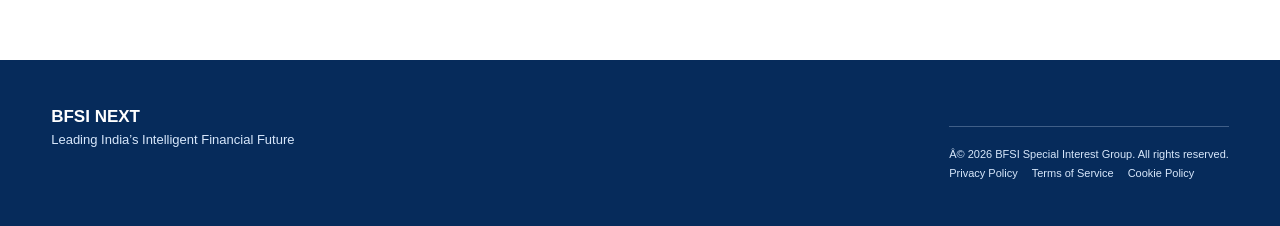
<file: speakers.html>
<!doctype html><html lang="en"><head><meta charset="utf-8"><meta name="viewport" content="width=device-width,initial-scale=1"><title>Speakers | BFSI Next</title><link rel="stylesheet" href="styles.css"></head><body><header class="site-header"><a class="logo" href="index.html">BFSI <b>NEXT</b><small>IIMBAA · BFSI SIG</small></a><button class="menu-toggle" aria-label="Open menu" aria-expanded="false">☰</button><nav class="nav"><a href="index.html">Home</a><a href="about-sig.html">About SIG</a><a href="bfsinext-2026.html">BFSI Next 2026</a><a href="agenda.html">Agenda</a><a aria-current="page" href="speakers.html">Speakers</a><a href="partners.html">Partners</a><a href="past-editions.html">Past Editions</a><a href="join-sig.html">Join SIG</a></nav><a class="button" href="join-sig.html#register">Register interest</a></header><main><section class="page-hero"><div class="wrap"><p class="eyebrow">SPEAKERS</p><h1>Voices for the next <em>financial chapter.</em></h1><p>Our 2026 line-up will be announced shortly. Browse the intended programme lenses below.</p></div></section><section class="section"><div class="wrap"><div class="actions"><button class="button" data-filter="all">All</button><button class="button button--light" data-filter="banking">Banking</button><button class="button button--light" data-filter="technology">Technology</button><button class="button button--light" data-filter="insurance">Insurance</button></div><div class="speaker-grid"><article class="speaker" data-speaker="banking"><img loading="lazy" src="assets/images/speakers/speaker-01.jpg" alt="Speaker announcement placeholder"><div><b>To be announced</b><small>Banking &amp; financial services</small></div></article><article class="speaker" data-speaker="technology"><img loading="lazy" src="assets/images/speakers/speaker-02.jpg" alt="Speaker announcement placeholder"><div><b>To be announced</b><small>Technology &amp; AI</small></div></article><article class="speaker" data-speaker="insurance"><img loading="lazy" src="assets/images/speakers/speaker-03.jpg" alt="Speaker announcement placeholder"><div><b>To be announced</b><small>Insurance &amp; risk</small></div></article><article class="speaker" data-speaker="banking"><img loading="lazy" src="assets/images/speakers/speaker-04.jpg" alt="Speaker announcement placeholder"><div><b>To be announced</b><small>Markets &amp; policy</small></div></article></div></div></section></main><footer class="site-footer"><div><b>BFSI NEXT</b><br>Leading India’s Intelligent Financial Future</div><div>10 October 2026<br>IIM Bangalore</div></footer><script src="app.js"></script></body></html>
</file>
<file: styles.css>
.metrics-banner {
  background: linear-gradient(110deg,#eef6ff 0%,#f4fbfa 100%);
  border-top: 1px solid var(--line);
  border-bottom: 1px solid var(--line)
}

.metrics-banner__inner {
  max-width: var(--max);
  margin: 0 auto;
  padding: 36px max(24px,4vw) 40px;
  display: grid;
  grid-template-columns: repeat(3,1fr);
  gap: 24px;
  text-align: center
}

.metric {
  color: #385577
}

.metric__icon {
  width: 38px;
  height: 38px;
  margin: 0 auto 8px;
  display: block;
  fill: none;
  stroke: var(--blue);
  stroke-width: 1.8;
  stroke-linecap: round;
  stroke-linejoin: round
}

.metric__icon--green {
  stroke: #12a052
}

.metric:nth-child(3) .metric__icon {
  fill: var(--blue);
  stroke: none;
  width: 46px;
  height: 46px
}

.metric strong {
  display: block;
  color: var(--ink);
  font-size: 38px;
  line-height: 1.05;
  font-weight: 800
}

.metric span {
  display: block;
  margin-top: 6px;
  font-size: 17px;
  letter-spacing: .01em
}

@media(max-width:760px) {
  .metrics-banner__inner {
    grid-template-columns: 1fr;
    gap: 28px
  }
}

.speaker img[src$="Speaker_23.jpg"],.speaker img[src$="Speaker_24.jpg"],.speaker img[src$="Speaker_25.JPG"],.speaker img[src$="Speaker_26.jpg"],.speaker img[src$="Speaker_29.jpg"],.speaker img[src$="Speaker_31.jpg"] {
  object-fit: contain;
  background: #fff
}

@media(min-width:981px) {
  .speaker:nth-last-child(2) {
    grid-column: 2
  }
  .speaker:last-child {
    grid-column: 3
  }
}

.metrics-banner .metric__icon {
  object-fit: contain;
  fill: none;
  stroke: none
}

.metrics-banner .metric__icon--wide {
  width: 46px;
  height: 46px
}

.agenda-image {
  max-width: 650px;
  margin: 32px auto 0;
  padding: 12px;
  background: #fff;
  border: 1px solid var(--line);
  box-shadow: 0 12px 28px rgba(6,43,91,.08)
}

.agenda-image img {
  width: 100%;
  height: auto
}

.agenda-section .eyebrow,.agenda-section .section-title {
  text-align: center
}

.section.agenda-section,.section#speakers {
  padding-top: 40px
}

.section#speakers .section-title {
  text-align: center
}

.speaker div {
  padding: 20px 16px;
  text-align: center
}

.speaker b {
  display: block;
  color: var(--navy);
  font-size: 20px;
  font-weight: 500;
  line-height: 1.35
}

.speaker small {
  display: block;
  margin-top: 5px;
  color: #385577;
  font-size: 18px;
  line-height: 1.4
}

.button.mobile-register {
  display: none
}

@media(max-width:760px) {
  .button.mobile-register {
    display: inline-flex
  }
}

.back-to-top {
  position: fixed;
  right: 24px;
  bottom: 24px;
  z-index: 10;
  padding: 10px 14px;
  border-radius: 4px;
  background: var(--navy);
  color: #fff;
  font-size: 11px;
  font-weight: 800;
  letter-spacing: .08em;
  text-transform: uppercase;
  box-shadow: 0 8px 20px rgba(6,43,91,.2)
}

.eyebrow.summit-label {
  text-transform: none
}

.site-header .logo {
  flex-direction: column!important;
  justify-content: center;
  gap: 2px;
  height: 64px!important
}

.site-header .logo img {
  max-height: 40px!important
}

.site-header .logo::after {
  content: "";
  display: block;
  align-self: stretch;
  width: 100%;
  height: 18px;
  order: -1;
  background: url("assets/icons/IIMBAA-Logo.png?v=2") calc(50% - 9px) center/76px auto no-repeat
}

:root {
  --navy: #062b5b;
  --blue: #1267d6;
  --pale: #edf5ff;
  --ink: #10213b;
  --muted: #61718a;
  --line: #dbe5f1;
  --white: #fff;
  --max: 1220px
}

* {
  box-sizing: border-box
}

html {
  scroll-behavior: smooth
}

body {
  margin: 0;
  color: var(--ink);
  font: 16px/1.55 Inter,Arial,sans-serif;
  background: #fff
}

a {
  color: inherit;
  text-decoration: none
}

img {
  max-width: 100%;
  display: block
}

button,input,select {
  font: inherit
}

.skip {
  position: absolute;
  left: -999px
}

.skip:focus {
  left: 16px;
  top: 16px;
  z-index: 99;
  background: #fff;
  padding: 10px
}

.site-header {
  height: 76px;
  position: sticky;
  top: 0;
  z-index: 20;
  background: rgba(255,255,255,.95);
  border-bottom: 1px solid var(--line);
  display: flex;
  align-items: center;
  padding: 0 max(24px,4vw);
  gap: 28px
}

.logo {
  font-size: 20px;
  font-weight: 800;
  letter-spacing: -.06em;
  color: var(--navy);
  white-space: nowrap
}

.logo b {
  color: var(--blue)
}

.logo small {
  display: block;
  font-size: 8px;
  letter-spacing: .12em;
  color: var(--muted)
}

.nav {
  margin-left: auto;
  display: flex;
  gap: 18px;
  align-items: center;
  font-size: 12px;
  font-weight: 700;
  color: #314766
}

.nav a {
  padding: 26px 0;
  border-bottom: 2px solid transparent
}

.nav a:hover,.nav a[aria-current=page] {
  color: var(--blue);
  border-color: var(--blue)
}

.button {
  display: inline-flex;
  justify-content: center;
  align-items: center;
  gap: 8px;
  padding: 12px 18px;
  border: 1px solid var(--navy);
  border-radius: 4px;
  background: var(--navy);
  color: #fff;
  font-weight: 750;
  font-size: 12px;
  letter-spacing: .04em;
  text-transform: uppercase
}

.button:hover {
  background: var(--blue);
  border-color: var(--blue)
}

.button--light {
  background: #fff;
  color: var(--navy);
  border-color: #fff
}

.partners {
  display: grid;
  grid-template-columns: repeat(4,minmax(0,1fr));
  gap: 0;
  margin-top: 32px
}

.partner {
  display: flex;
  align-items: center;
  justify-content: center;
  background: #fff;
  border: 1px solid rgba(18,103,214,.18);
  overflow: hidden;
  min-height: 220px;
  padding: 18px
}

.partner img {
  display: block;
  width: 100%;
  height: 100%;
  max-height: 220px;
  object-fit: contain;
  object-position: center;
  background: transparent
}

.partner:nth-child(2) {
  background: #0e7dd8
}

.partner:nth-child(3) {
  background: #e51b1c
}

.partner:nth-child(2) img,.partner:nth-child(3) img {
  object-fit: cover
}

.menu-toggle {
  display: none;
  margin-left: auto;
  border: 0;
  background: none;
  color: var(--navy);
  font-size: 24px
}

.eyebrow {
  color: var(--blue);
  font-size: 11px;
  letter-spacing: .16em;
  font-weight: 800;
  
}

.hero {
  min-height: 690px;
  position: relative;
  display: grid;
  align-items: center;
  background: var(--pale);
  overflow: hidden
}

.hero:before {
  content: "";
  position: absolute;
  inset: 0;
  background: linear-gradient(90deg,rgba(237,245,255,.98) 0%,rgba(237,245,255,.88) 40%,rgba(237,245,255,.18) 74%),url('assets/images/hero-bfsi-next-2026.png') center/cover
}

.hero__inner,.wrap {
  width: min(var(--max),92vw);
  margin: auto;
  position: relative
}

.hero__copy {
  max-width: 650px;
  padding: 90px 0
}

.hero h1,.page-hero h1 {
  font-size: clamp(54px,8vw,104px);
  letter-spacing: -.07em;
  line-height: .88;
  margin: 17px 0 24px;
  color: var(--navy)
}

.hero h1 em,.page-hero h1 em {
  font-style: normal;
  color: var(--blue)
}

.hero__copy .lead {
  font-size: clamp(18px,2.1vw,20px);
  line-height: 1.35;
  max-width: 590px;
  color: var(--navy);
}

.lead {
  font-size: clamp(18px,2.1vw,26px);
  line-height: 1.35;
  max-width: 590px;
}

.event-line {
  display: flex;
  gap: 12px;
  align-items: center;
  margin: 28px 0;
  font-weight: 750;
  font-size: 13px;
  letter-spacing: .09em;
}

.event-line span {
  color: var(--blue)
}

.actions {
  display: flex;
  gap: 12px;
  flex-wrap: wrap
}

.section {
  padding: 96px 0
}

.section--pale {
  background: var(--pale)
}

.section-title {
  font-size: clamp(38px,5vw,64px);
  line-height: .96;
  letter-spacing: -.06em;
  color: var(--navy);
  margin: 12px 0 24px
}

.split {
  display: grid;
  grid-template-columns: 1.05fr .95fr;
  gap: 72px;
  align-items: end
}

.muted {
  color: var(--muted)
}

.marquee {
  overflow: hidden;
  padding: 28px 0;
  background: var(--navy)
}

.marquee__track {
  display: flex;
  width: max-content;
  gap: 18px;
  animation: drift 70s linear infinite
}

.marquee:hover .marquee__track {
  animation-play-state: paused
}

.marquee figure {
  margin: 0;
  width: 220px;
  height: 280px;
  overflow: hidden;
  border-radius: 4px
}

.marquee figure:nth-child(3n) {
  width: 340px
}

.marquee img {
  height: 100%;
  width: 100%;
  object-fit: cover
}

@keyframes drift {
  to {
    transform: translateX(-50%)
  }
}

.stats {
  display: grid;
  grid-template-columns: repeat(4,1fr);
  gap: 1px;
  background: var(--line);
  margin-top: 40px
}

.stat {
  background: #fff;
  padding: 26px
}

.stat b {
  display: block;
  color: var(--navy);
  font-size: 36px;
  letter-spacing: -.06em
}

.stat span {
  font-size: 12px;
  color: var(--muted)
}

.cards {
  display: grid;
  grid-template-columns: repeat(3,1fr);
  gap: 14px;
  margin-top: 42px
}

.card {
  border: 1px solid var(--line);
  padding: 26px;
  min-height: 220px;
  background: #fff;
  transition: .2s
}

.card:hover {
  border-color: var(--blue);
  transform: translateY(-3px);
  box-shadow: 0 12px 25px rgba(6,43,91,.09)
}

.card small {
  color: var(--blue);
  font-weight: 800
}

.card h3 {
  font-size: 26px;
  line-height: 1.05;
  letter-spacing: -.05em;
  margin: 32px 0 12px;
  color: var(--navy)
}

.card p {
  font-size: 14px;
  color: var(--muted)
}

.speaker-grid {
  display: grid;
  grid-template-columns: repeat(4,1fr);
  gap: 15px;
  margin-top: 38px
}

.speaker {
  border: 1px solid var(--line);
  background: #fff
}

.speaker img {
  width: 100%;
  aspect-ratio: 4/4.5;
  object-fit: cover;
  filter: saturate(.78)
}

.speaker div {
  padding: 16px
}

.speaker b {
  display: block;
  color: var(--navy)
}

.speaker small {
  color: var(--muted);
  font-size: 12px
}

.past-editions-hero {
  min-height: 420px;
  position: relative;
  display: grid;
  align-items: center;
  overflow: hidden;
  background: var(--pale)
}

.past-editions-hero:before {
  content: "";
  position: absolute;
  inset: 0;
  background: linear-gradient(90deg,rgba(237,245,255,.96) 0%,rgba(237,245,255,.88) 38%,rgba(237,245,255,.16) 72%),url('assets/images/hero-past-events.JPG') center/cover no-repeat
}

.past-editions-hero .wrap {
  position: relative;
  z-index: 1;
  padding: 80px 0
}

.past-editions-hero h1 {
  font-size: clamp(48px,7vw,88px);
  letter-spacing: -.07em;
  line-height: .88;
  margin: 17px 0 24px;
  color: var(--navy);
  max-width: 800px
}

.past-editions-hero h1 em {
  font-style: normal;
  color: var(--blue)
}

.past-editions-hero p {
  max-width: 680px;
  font-size: 19px;
  color: #425671
}

.main-2026-hero {
  min-height: 420px;
  position: relative;
  display: grid;
  align-items: center;
  overflow: hidden;
  background: var(--pale)
}

.main-2026-hero:before {
  content: "";
  position: absolute;
  inset: 0;
  background: linear-gradient(90deg,rgba(237,245,255,.96) 0%,rgba(237,245,255,.88) 38%,rgba(237,245,255,.16) 72%),url('assets/images/hero-bfsi-main-2026.png') center/cover no-repeat
}

.main-2026-hero .wrap {
  position: relative;
  z-index: 1;
  padding: 80px 0
}

.main-2026-hero h1 {
  font-size: clamp(48px,7vw,88px);
  letter-spacing: -.07em;
  line-height: .88;
  margin: 17px 0 24px;
  color: var(--navy);
  max-width: 800px
}

.main-2026-hero h1 em {
  font-style: normal;
  color: var(--blue)
}

.main-2026-hero p {
  max-width: 680px;
  font-size: 19px;
  color: #425671
}
.main-index-hero {
  min-height: 420px;
  position: relative;
  display: grid;
  align-items: center;
  overflow: hidden;
  background: var(--pale)
}

.main-index-hero:before {
  content: "";
  position: absolute;
  inset: 0;
  background: linear-gradient(90deg,rgba(237,245,255,.96) 0%,rgba(237,245,255,.88) 38%,rgba(237,245,255,.16) 72%),url('assets/images/archive-2025.png') center/cover no-repeat
}

.main-index-hero .wrap {
  position: relative;
  z-index: 1;
  padding: 80px 0
}

.main-index-hero h1 {
  font-size: clamp(48px,7vw,88px);
  letter-spacing: -.07em;
  line-height: .88;
  margin: 17px 0 24px;
  color: var(--navy);
  max-width: 800px
}

.main-index-hero h1 em {
  font-style: normal;
  color: var(--blue)
}

.main-index-hero p {
  max-width: 680px;
  font-size: 19px;
  color: #425671
}
.main-aboutsig-hero {
  min-height: 420px;
  position: relative;
  display: grid;
  align-items: center;
  overflow: hidden;
  background: var(--pale)
}

.main-aboutsig-hero:before {
  content: "";
  position: absolute;
  inset: 0;
  background: linear-gradient(90deg,rgba(237,245,255,.96) 0%,rgba(237,245,255,.88) 38%,rgba(237,245,255,.16) 72%),url('assets/images/hero-aboutsig.png') center/cover no-repeat
}

.main-aboutsig-hero .wrap {
  position: relative;
  z-index: 1;
  padding: 80px 0
}

.main-aboutsig-hero h1 {
  font-size: clamp(48px,7vw,88px);
  letter-spacing: -.07em;
  line-height: .88;
  margin: 17px 0 24px;
  color: var(--navy);
  max-width: 800px
}

.main-aboutsig-hero h1 em {
  font-style: normal;
  color: var(--blue)
}

.main-aboutsig-hero p {
  max-width: 680px;
  font-size: 19px;
  color: #425671
}
.partners-hero {
  min-height: 420px;
  position: relative;
  display: grid;
  align-items: center;
  overflow: hidden;
  background: var(--pale)
}

.partners-hero:before {
  content: "";
  position: absolute;
  inset: 0;
  background: linear-gradient(90deg,rgba(237,245,255,.96) 0%,rgba(237,245,255,.88) 38%,rgba(237,245,255,.16) 72%),url('assets/images/hero-partnership-bfsi.png') center/cover no-repeat
}

.partners-hero .wrap {
  position: relative;
  z-index: 1;
  padding: 80px 0
}

.partners-hero h1 {
  font-size: clamp(48px,7vw,88px);
  letter-spacing: -.07em;
  line-height: .88;
  margin: 17px 0 24px;
  color: var(--navy);
  max-width: 800px
}

.partners-hero h1 em {
  font-style: normal;
  color: var(--blue)
}

.partners-hero p {
  max-width: 680px;
  font-size: 19px;
  color: #425671
}

.archive-banner {
  min-height: 440px;
  display: flex;
  align-items: end;
  background: linear-gradient(90deg,rgba(6,43,91,.92),rgba(6,43,91,.15)),url('assets/images/archive-2025.png') center/cover;
  color: #fff
}

.archive-banner .wrap {
  padding: 55px 0
}

.archive-banner h2 {
  font-size: clamp(44px,6vw,78px);
  line-height: .9;
  letter-spacing: -.07em;
  margin: 12px 0
}

.page-hero {
  padding: 100px 0 72px;
  background: var(--pale)
}

.page-hero h1 {
  font-size: clamp(48px,7vw,88px);
  max-width: 800px
}

.page-hero p {
  max-width: 680px;
  font-size: 19px;
  color: #425671
}

.prose {
  max-width: 760px
}

.timeline {
  border-top: 1px solid var(--line);
  margin-top: 34px
}

.session {
  display: grid;
  grid-template-columns: 150px 1fr 120px;
  gap: 24px;
  border-bottom: 1px solid var(--line);
  padding: 22px 0
}

.session time,.tag {
  font-size: 12px;
  color: var(--blue);
  font-weight: 800
}

.session h3 {
  margin: 0;
  color: var(--navy)
}

.pill {
  display: inline-block;
  border: 1px solid #b8cae0;
  border-radius: 20px;
  padding: 5px 10px;
  font-size: 11px;
  color: #426080;
  background: #fff
}

.partners {
  display: grid;
  grid-template-columns: repeat(4,1fr);
  gap: 14px;
  margin-top: 32px
}

.partner {
  height: 120px;
  display: grid;
  place-items: center;
  border: 1px dashed #b8cae0;
  color: #7186a0;
  font-weight: 800;
  letter-spacing: .08em;
  font-size: 12px
}

.form {
  max-width: 680px;
  display: grid;
  grid-template-columns: 1fr 1fr;
  gap: 16px
}

.form label {
  font-size: 13px;
  font-weight: 700
}

.form input,.form select {
  display: block;
  width: 100%;
  margin-top: 6px;
  padding: 12px;
  border: 1px solid #bdcce0;
  background: #fff
}

.form .full {
  grid-column: 1/-1
}

.form .button {
  justify-self: start
}

.site-footer {
  background: var(--navy);
  color: #d7e7fb;
  padding: 44px max(24px,4vw);
  display: flex;
  justify-content: space-between;
  gap: 25px;
  font-size: 13px
}

.site-footer b {
  color: #fff;
  font-size: 17px
}

.site-footer a {
  display: block;
  margin: 4px 0
}

.notice {
  padding: 13px 16px;
  background: #fff7df;
  border-left: 3px solid #e2a90b;
  color: #735819;
  font-size: 13px
}

@media(max-width:980px) {
  .nav {
    gap: 10px;
    font-size: 11px
  }
  .cards {
    grid-template-columns: repeat(2,1fr)
  }
  .speaker-grid {
    grid-template-columns: repeat(2,1fr)
  }
}

@media(max-width:760px) {
  .site-header {
    height: 66px
  }
  .menu-toggle {
    display: block
  }
  .nav {
    display: none;
    position: absolute;
    top: 65px;
    left: 0;
    right: 0;
    background: #fff;
    border-bottom: 1px solid var(--line);
    padding: 12px 4vw;
    flex-direction: column;
    align-items: stretch
  }
  .nav.open {
    display: flex
  }
  .nav a {
    padding: 9px 0
  }
  .site-header>.button {
    display: none
  }
  .hero {
    min-height: 630px
  }
  .hero:before {
    background: linear-gradient(90deg,rgba(237,245,255,.97),rgba(237,245,255,.8)),url('assets/images/hero-bfsi-next-2026.png') center/cover
  }
  .past-editions-hero:before {
    background: linear-gradient(90deg,rgba(237,245,255,.97) 0%,rgba(237,245,255,.9) 100%),url('assets/images/hero-past-events.JPG') center/cover no-repeat
  }
  .main-2026-hero:before {
    background: linear-gradient(90deg,rgba(237,245,255,.97) 0%,rgba(237,245,255,.9) 100%),url('assets/images/hero-bfsi-main-2026.png') center/cover no-repeat
  }
  .main-index-hero:before {
    background: linear-gradient(90deg,rgba(237,245,255,.97) 0%,rgba(237,245,255,.9) 100%),url('assets/images/archive-2025.png') center/cover no-repeat
  }
  .main-aboutsig-hero:before {
    background: linear-gradient(90deg,rgba(237,245,255,.97) 0%,rgba(237,245,255,.9) 100%),url('assets/images/hero-aboutsig.png') center/cover no-repeat
  }
  .partners-hero:before {
    background: linear-gradient(90deg,rgba(237,245,255,.97) 0%,rgba(237,245,255,.9) 100%),url('assets/images/hero-partnership-bfsi.png') center/cover no-repeat
  }
  .split,.form {
    grid-template-columns: 1fr;
    gap: 28px
  }
  .stats {
    grid-template-columns: repeat(2,1fr)
  }
  .cards,.speaker-grid,.partners {
    grid-template-columns: 1fr
  }
  .session {
    grid-template-columns: 1fr;
    gap: 7px
  }
  .section {
    padding: 70px 0
  }
  .site-footer {
    display: block
  }
  .site-footer div+div {
    margin-top: 22px
  }
}

@media(prefers-reduced-motion:reduce) {
  * {
    scroll-behavior: auto!important;
    animation: none!important
  }
}
</file>
